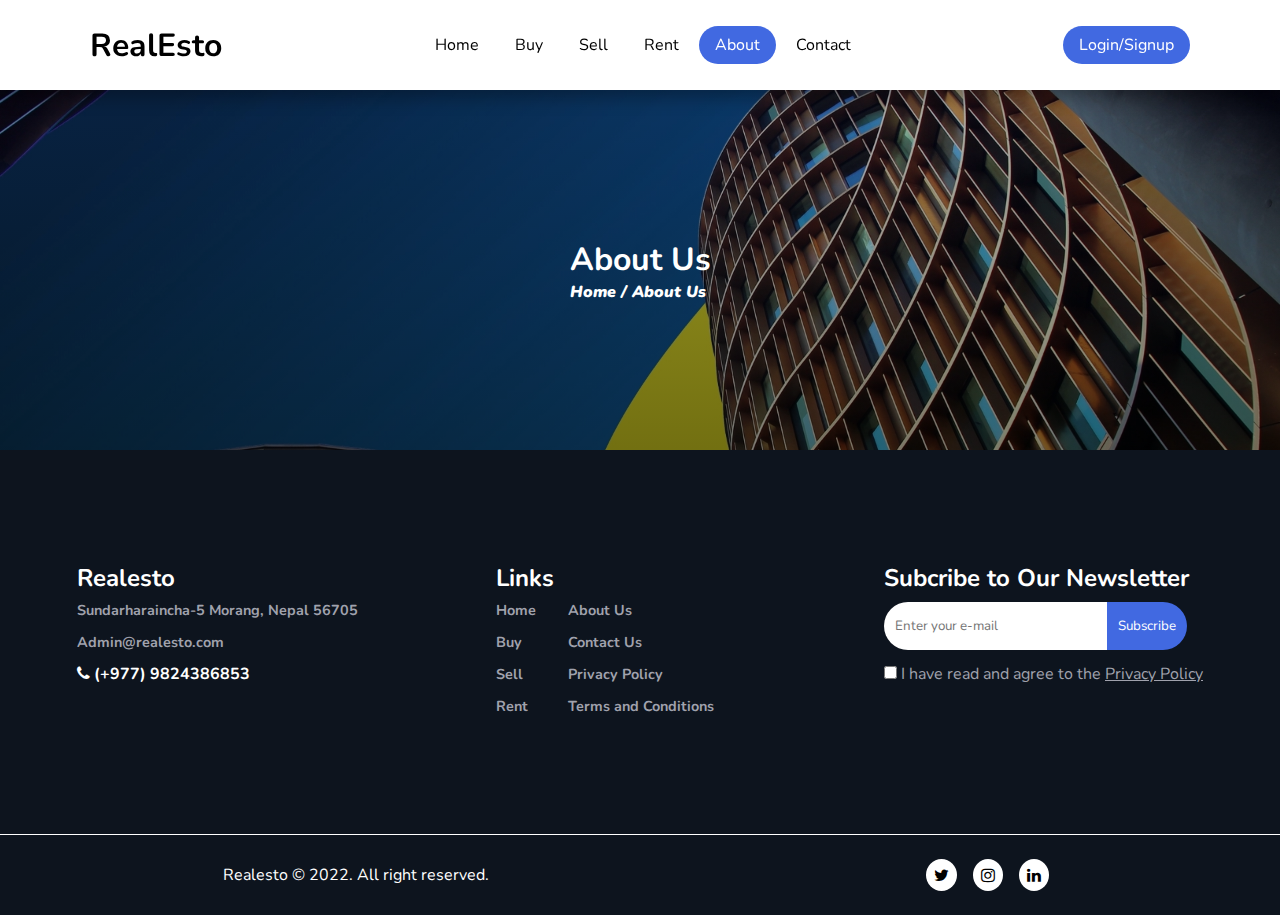
<file: about.html>
<!DOCTYPE html>
<html>

<head>
    <link rel="stylesheet" type="text/css" href="assets/css/style.css">
    <meta charset="utf-8">
    <meta name="viewport" content="width=device-width, initial-scale=1.0">
    <link rel="preconnect" href="https://fonts.gstatic.com">
    <link href="https://fonts.googleapis.com/css2?family=Poppins:wght@600&display=swap" rel="stylesheet">
    <link rel="stylesheet" href="https://cdnjs.cloudflare.com/ajax/libs/font-awesome/5.15.3/css/all.min.css">
    <link rel="stylesheet" href="https://cdnjs.cloudflare.com/ajax/libs/font-awesome/4.7.0/css/font-awesome.min.css">
    <!-- <link rel="icon" type="image/png" sizes="16x16" href="favicon-32x32.png"> -->
    <script src="script.js" defer></script>
    <title>RealEsto - An Online Real Estate Marketplace</title>
</head>

<body>
    <header>
        <a href="index.html" class="logo">RealEsto</a>
        <nav class="navbar">
            <a href="index.html">Home</a>
            <a href="buy.html">Buy</a>
            <a href="sell.html">Sell</a>
            <a href="rent.html">Rent</a>
            <a class="active" href="about.html">About</a>
            <a href="contact.html">Contact</a>
        </nav>
        <div class="icons">
            <a href="login.html" class="btn">Login/Signup</a>
            <i class="fas fa-bars" id="menu-bars"></i>
        </div>
    </header>
    <!-- --------------------------------------------Header Section Ends Here---------------------------------------- -->
    <div class="about_banner">
        <div>
            <h1>About Us</h1>
            <i><a href="index.html">Home</a> / About Us</i>
        </div>
    </div>
    <!-- -----------------------------------------Footer section starts here---------------------------------- -->
    <footer class="footer">
        <div class="footer_main">
            <div class="footer_info">
                <H2>Realesto</H2>
                <p>Sundarharaincha-5 Morang, Nepal 56705</p>
                <p>Admin@realesto.com</p>
                <a href="tel-phone"><i class="fa fa-phone"></i> (+977) 9824386853</a>
            </div>
            <div class="footer_link">
                <h2>Links</h2>
                <div class="link_column">
                    <div>
                        <a href="index.html">Home</a>
                        <a href="buy.html">Buy</a>
                        <a href="sell.html">Sell</a>
                        <a href="rent.html">Rent</a>
                    </div>
                    <div>
                        <a href="about.html">About Us</a>
                        <a href="contact.html">Contact Us</a>
                        <a href="policy.html">Privacy Policy</a>
                        <a href="terms.html">Terms and Conditions</a>
                    </div>
                </div>
            </div>
            <div class="footer_newsletter">
                <h2>Subcribe to Our Newsletter</h2>
                <label for="email">
                    <input type="email" name="email" class="email"
                        placeholder="Enter your e-mail"><i><button type="submit">Subscribe</button></i>
                </label>
                <div>
                    <input type="checkbox" name="checkbox" class="term"> I have read and agree to the <a
                        href="policy.html">Privacy Policy</a>
                </div>
            </div>
        </div>
        <div class="footer_secondary">
            <p>Realesto &copy 2022. All right reserved.</p>
            <p></i><i class="fa fa-twitter"></i><i class="fa fa-instagram"></i><i class="fa fa-linkedin"></i></p>
        </div>
    </footer>
    <!-- -----------------------------------------footer section ends here---------------------------------- -->
    <script type="text/javascript" src="assets/js/script.js"></script>
</body>

</html>
</file>
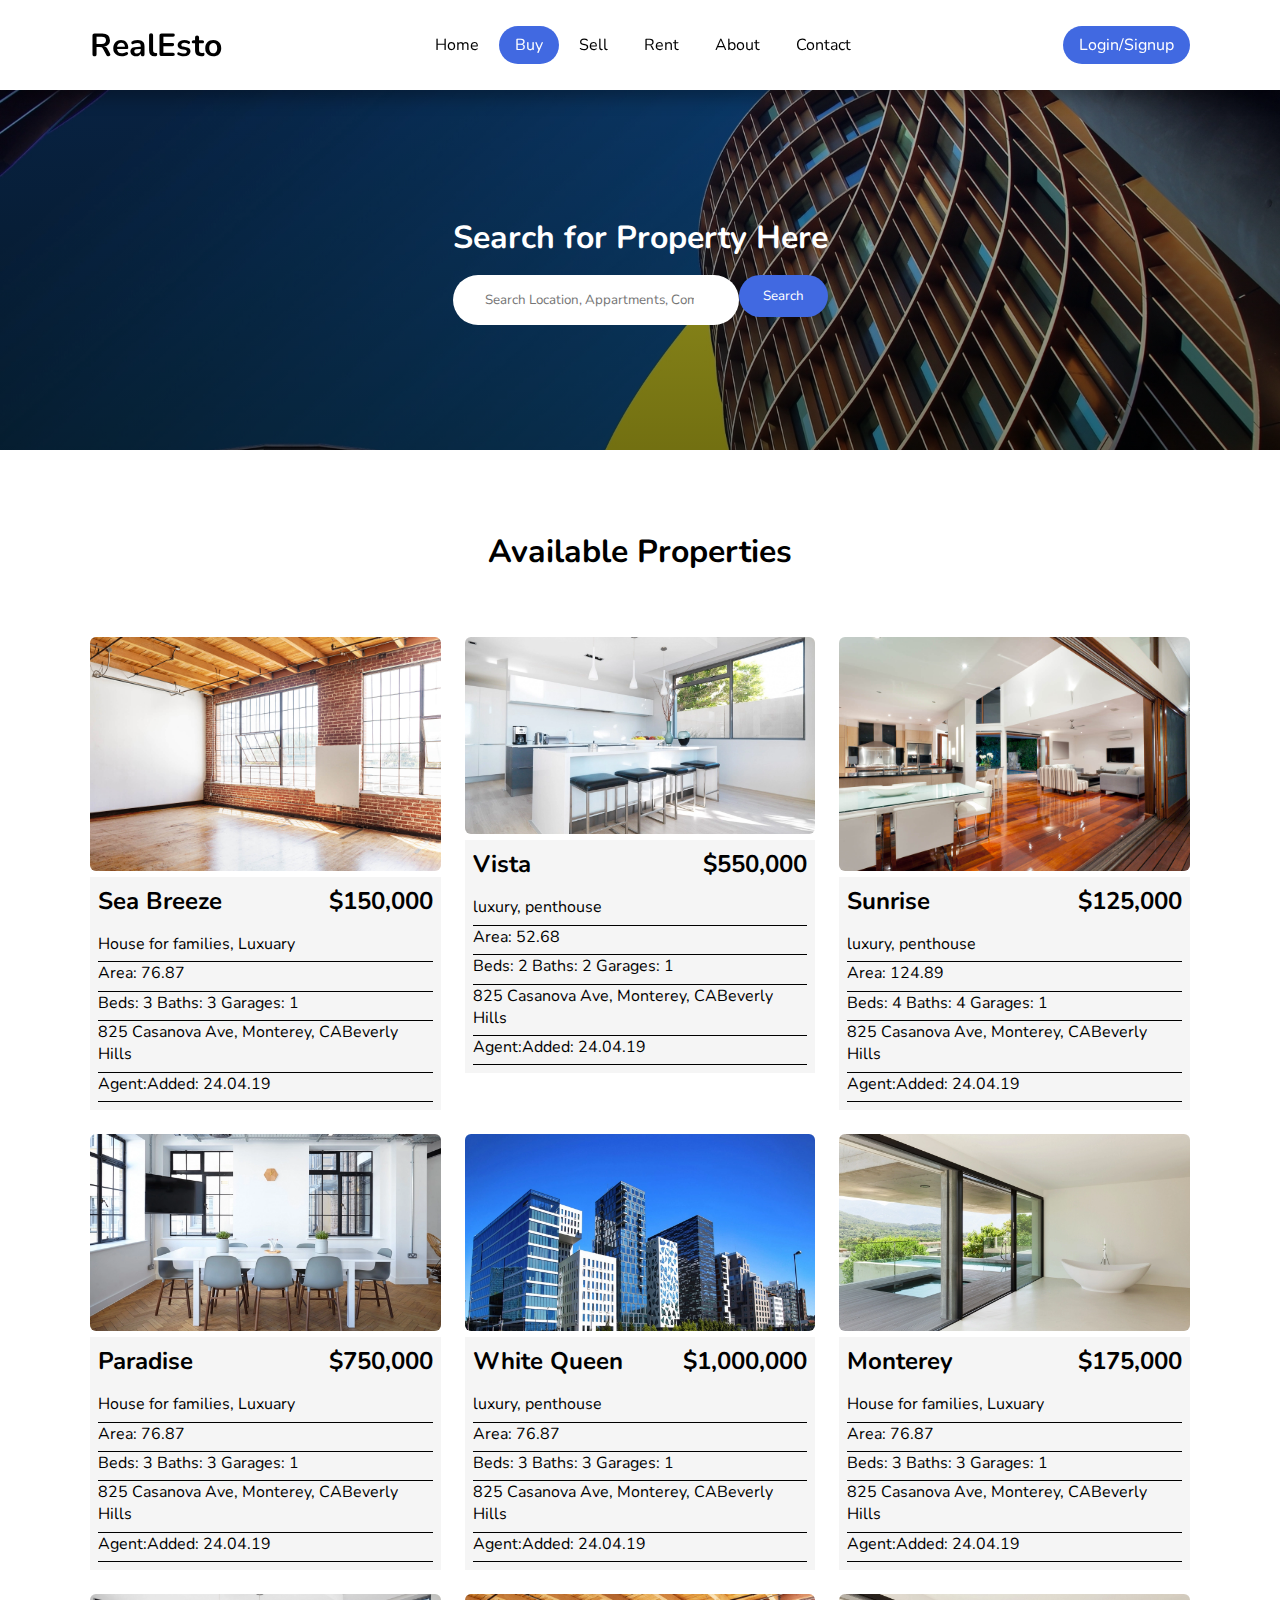
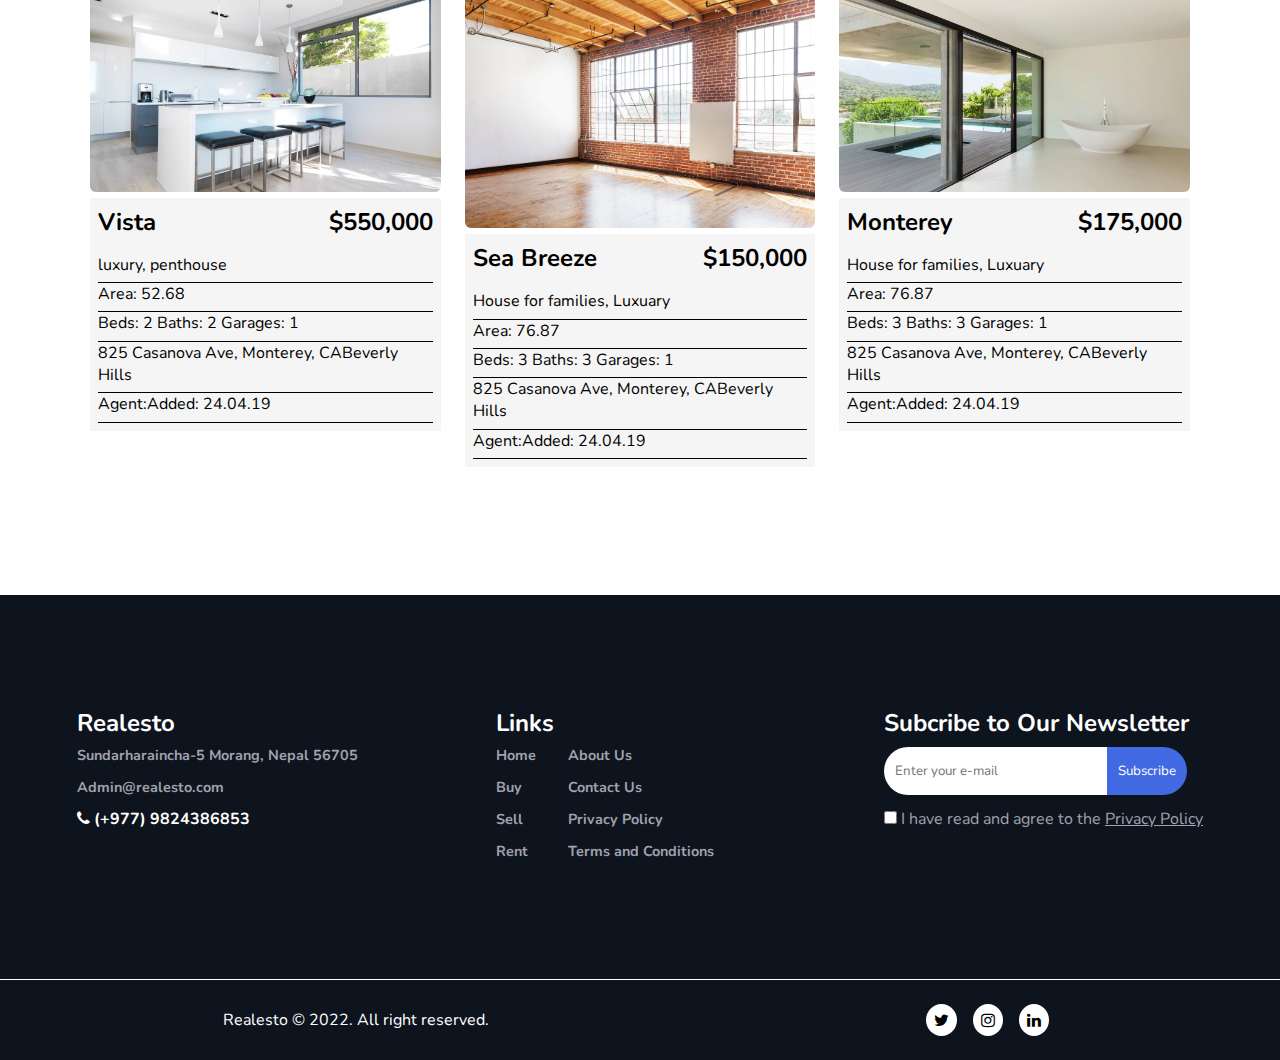
<file: buy.html>
<!DOCTYPE html>
<html>

<head>
    <link rel="stylesheet" type="text/css" href="assets/css/style.css">
    <meta charset="utf-8">
    <meta name="viewport" content="width=device-width, initial-scale=1.0">
    <link rel="preconnect" href="https://fonts.gstatic.com">
    <link href="https://fonts.googleapis.com/css2?family=Poppins:wght@600&display=swap" rel="stylesheet">
    <link rel="stylesheet" href="https://cdnjs.cloudflare.com/ajax/libs/font-awesome/5.15.3/css/all.min.css">
    <link rel="stylesheet" href="https://cdnjs.cloudflare.com/ajax/libs/font-awesome/4.7.0/css/font-awesome.min.css">
    <!-- <link rel="icon" type="image/png" sizes="16x16" href="favicon-32x32.png"> -->
    <script src="script.js" defer></script>
    <title>RealEsto - An Online Real Estate Marketplace</title>
</head>

<body>
    <header>
        <a href="index.html" class="logo">RealEsto</a>
        <nav class="navbar">
            <a href="index.html">Home</a>
            <a class="active" href="buy.html">Buy</a>
            <a href="sell.html">Sell</a>
            <a href="rent.html">Rent</a>
            <a href="about.html">About</a>
            <a href="contact.html">Contact</a>
        </nav>
        <div class="icons">
            <a href="login.html" class="btn">Login/Signup</a>
            <i class="fas fa-bars" id="menu-bars"></i>
        </div>
    </header>
    <!-- --------------------------------------------Header Section Ends Here---------------------------------------- -->
    <!-- ----------Header Section Ends Here--------- -->
    <div class="buy_banner">
        <div>
            <h1>Search for Property Here</h1>
            <form>
                <input class="search" type="search" placeholder="Search Location, Appartments, Complex etc"
                    aria-label="Search">
                <i><button class="btn" type="submit">Search</button></i>
            </form>
        </div>
    </div>
    <!-- -----------------------------------------featured listing (BUY PAGE) section ends here---------------------------------- -->
    <div class="featured_listing">
        <h1>Available Properties</h1>
        <div class="card">
            <div class="featured_listing_card">
                <img src="assets/image/feature1.jpg">
                <div class="featured_listing_card_info">
                	<div class="property_title">
                		<a href="product.html">Sea Breeze</a>
                		<h2>$150,000</h2>
                	</div>
                    <p>House for families, Luxuary</p>
                    <p>Area: 76.87</p>
                    <hr>
                    <p>Beds: 3   Baths: 3   Garages: 1</p>
                    <hr>
                    <p>825 Casanova Ave, Monterey, CABeverly Hills</p>
                    <hr>
                    <p>Agent:Added: 24.04.19</p>
                </div>
            </div>
            <div class="featured_listing_card">
                <img src="assets/image/feature8.jpg">
                <div class="featured_listing_card_info">
                    <div class="property_title">
                		<a href="product.html">Vista</a>
                		<h2>$550,000</h2>
                	</div>
                    <p>luxury, penthouse</p>
                    <p>Area: 52.68</p>
                    <hr>
                    <p>Beds: 2   Baths: 2   Garages: 1</p>
                    <hr>
                    <p>825 Casanova Ave, Monterey, CABeverly Hills</p>
                    <hr>
                    <p>Agent:Added: 24.04.19</p>
                </div>
            </div>
            <div class="featured_listing_card">
                <img src="assets/image/feature3.jpg">
                <div class="featured_listing_card_info">
                    <div class="property_title">
                		<a href="product.html">Sunrise</a>
                		<h2>$125,000</h2>
                	</div>
                    <p>luxury, penthouse</p>
                    <p>Area: 124.89</p>
                    <hr>
                    <p>Beds: 4   Baths: 4   Garages: 1</p>
                    <hr>
                    <p>825 Casanova Ave, Monterey, CABeverly Hills</p>
                    <hr>
                    <p>Agent:Added: 24.04.19</p>
                </div>
            </div>
            <div class="featured_listing_card">
                <img src="assets/image/feature4.jpg">
                <div class="featured_listing_card_info">
                    <div class="property_title">
                		<a href="product.html">Paradise</a>
                		<h2>$750,000</h2>
                	</div>
                    <p>House for families, Luxuary</p>
                    <p>Area: 76.87</p>
                    <hr>
                    <p>Beds: 3   Baths: 3   Garages: 1</p>
                    <hr>
                    <p>825 Casanova Ave, Monterey, CABeverly Hills</p>
                    <hr>
                    <p>Agent:Added: 24.04.19</p>
                </div>
            </div>
            <div class="featured_listing_card">
                <img src="assets/image/feature5.jpg">
                <div class="featured_listing_card_info">
                    <div class="property_title">
                		<a href="product.html">White Queen</a>
                		<h2>$1,000,000</h2>
                	</div>
                    <p>luxury, penthouse</p>
                    <p>Area: 76.87</p>
                    <hr>
                    <p>Beds: 3   Baths: 3   Garages: 1</p>
                    <hr>
                    <p>825 Casanova Ave, Monterey, CABeverly Hills</p>
                    <hr>
                    <p>Agent:Added: 24.04.19</p>
                </div>
            </div>
            <div class="featured_listing_card">
                <img src="assets/image/feature6.jpg">
                <div class="featured_listing_card_info">
                    <div class="property_title">
                		<a href="product.html">Monterey</a>
                		<h2>$175,000</h2>
                	</div>
                    <p>House for families, Luxuary</p>
                    <p>Area: 76.87</p>
                    <hr>
                    <p>Beds: 3   Baths: 3   Garages: 1</p>
                    <hr>
                    <p>825 Casanova Ave, Monterey, CABeverly Hills</p>
                    <hr>
                    <p>Agent:Added: 24.04.19</p>
                </div>
            </div>
            <div class="featured_listing_card">
                <img src="assets/image/feature8.jpg">
                <div class="featured_listing_card_info">
                    <div class="property_title">
                        <a href="product.html">Vista</a>
                        <h2>$550,000</h2>
                    </div>
                    <p>luxury, penthouse</p>
                    <p>Area: 52.68</p>
                    <hr>
                    <p>Beds: 2   Baths: 2   Garages: 1</p>
                    <hr>
                    <p>825 Casanova Ave, Monterey, CABeverly Hills</p>
                    <hr>
                    <p>Agent:Added: 24.04.19</p>
                </div>
            </div>
            <div class="featured_listing_card">
                <img src="assets/image/feature1.jpg">
                <div class="featured_listing_card_info">
                    <div class="property_title">
                        <a href="product.html">Sea Breeze</a>
                        <h2>$150,000</h2>
                    </div>
                    <p>House for families, Luxuary</p>
                    <p>Area: 76.87</p>
                    <hr>
                    <p>Beds: 3   Baths: 3   Garages: 1</p>
                    <hr>
                    <p>825 Casanova Ave, Monterey, CABeverly Hills</p>
                    <hr>
                    <p>Agent:Added: 24.04.19</p>
                </div>
            </div>
            <div class="featured_listing_card">
                <img src="assets/image/feature6.jpg">
                <div class="featured_listing_card_info">
                    <div class="property_title">
                        <a href="product.html">Monterey</a>
                        <h2>$175,000</h2>
                    </div>
                    <p>House for families, Luxuary</p>
                    <p>Area: 76.87</p>
                    <hr>
                    <p>Beds: 3   Baths: 3   Garages: 1</p>
                    <hr>
                    <p>825 Casanova Ave, Monterey, CABeverly Hills</p>
                    <hr>
                    <p>Agent:Added: 24.04.19</p>
                </div>
            </div>
        </div>
        <!-- <div class="featured_btn ">
            <a href="#" class="btn">View More</a>
        </div> -->
    </div>


    <!-- -----------------------------------------featured listing ends here---------------------------------- -->
    <!-- -----------------------------------------Footer section starts here---------------------------------- -->
    <footer class="footer">
        <div class="footer_main">
            <div class="footer_info">
                <H2>Realesto</H2>
                <p>Sundarharaincha-5 Morang, Nepal 56705</p>
                <p>Admin@realesto.com</p>
                <a href="tel-phone"><i class="fa fa-phone"></i> (+977) 9824386853</a>
            </div>
            <div class="footer_link">
                <h2>Links</h2>
                <div class="link_column">
                    <div>
                        <a href="index.html">Home</a>
                        <a href="buy.html">Buy</a>
                        <a href="sell.html">Sell</a>
                        <a href="rent.html">Rent</a>
                    </div>
                    <div>
                        <a href="about.html">About Us</a>
                        <a href="contact.html">Contact Us</a>
                        <a href="policy.html">Privacy Policy</a>
                        <a href="terms.html">Terms and Conditions</a>
                    </div>
                </div>
            </div>
            <div class="footer_newsletter">
                <h2>Subcribe to Our Newsletter</h2>
                <label for="email">
                    <input type="email" name="email" class="email"
                        placeholder="Enter your e-mail"><i><button type="submit">Subscribe</button></i>
                </label>
                <div>
                    <input type="checkbox" name="checkbox" class="term"> I have read and agree to the <a
                        href="policy.html">Privacy Policy</a>
                </div>
            </div>
        </div>
        <div class="footer_secondary">
            <p>Realesto &copy 2022. All right reserved.</p>
            <p></i><i class="fa fa-twitter"></i><i class="fa fa-instagram"></i><i class="fa fa-linkedin"></i></p>
        </div>
    </footer>
    <!-- -----------------------------------------footer section ends here---------------------------------- -->
    <script type="text/javascript" src="assets/js/script.js"></script>
</body>

</html>
</file>
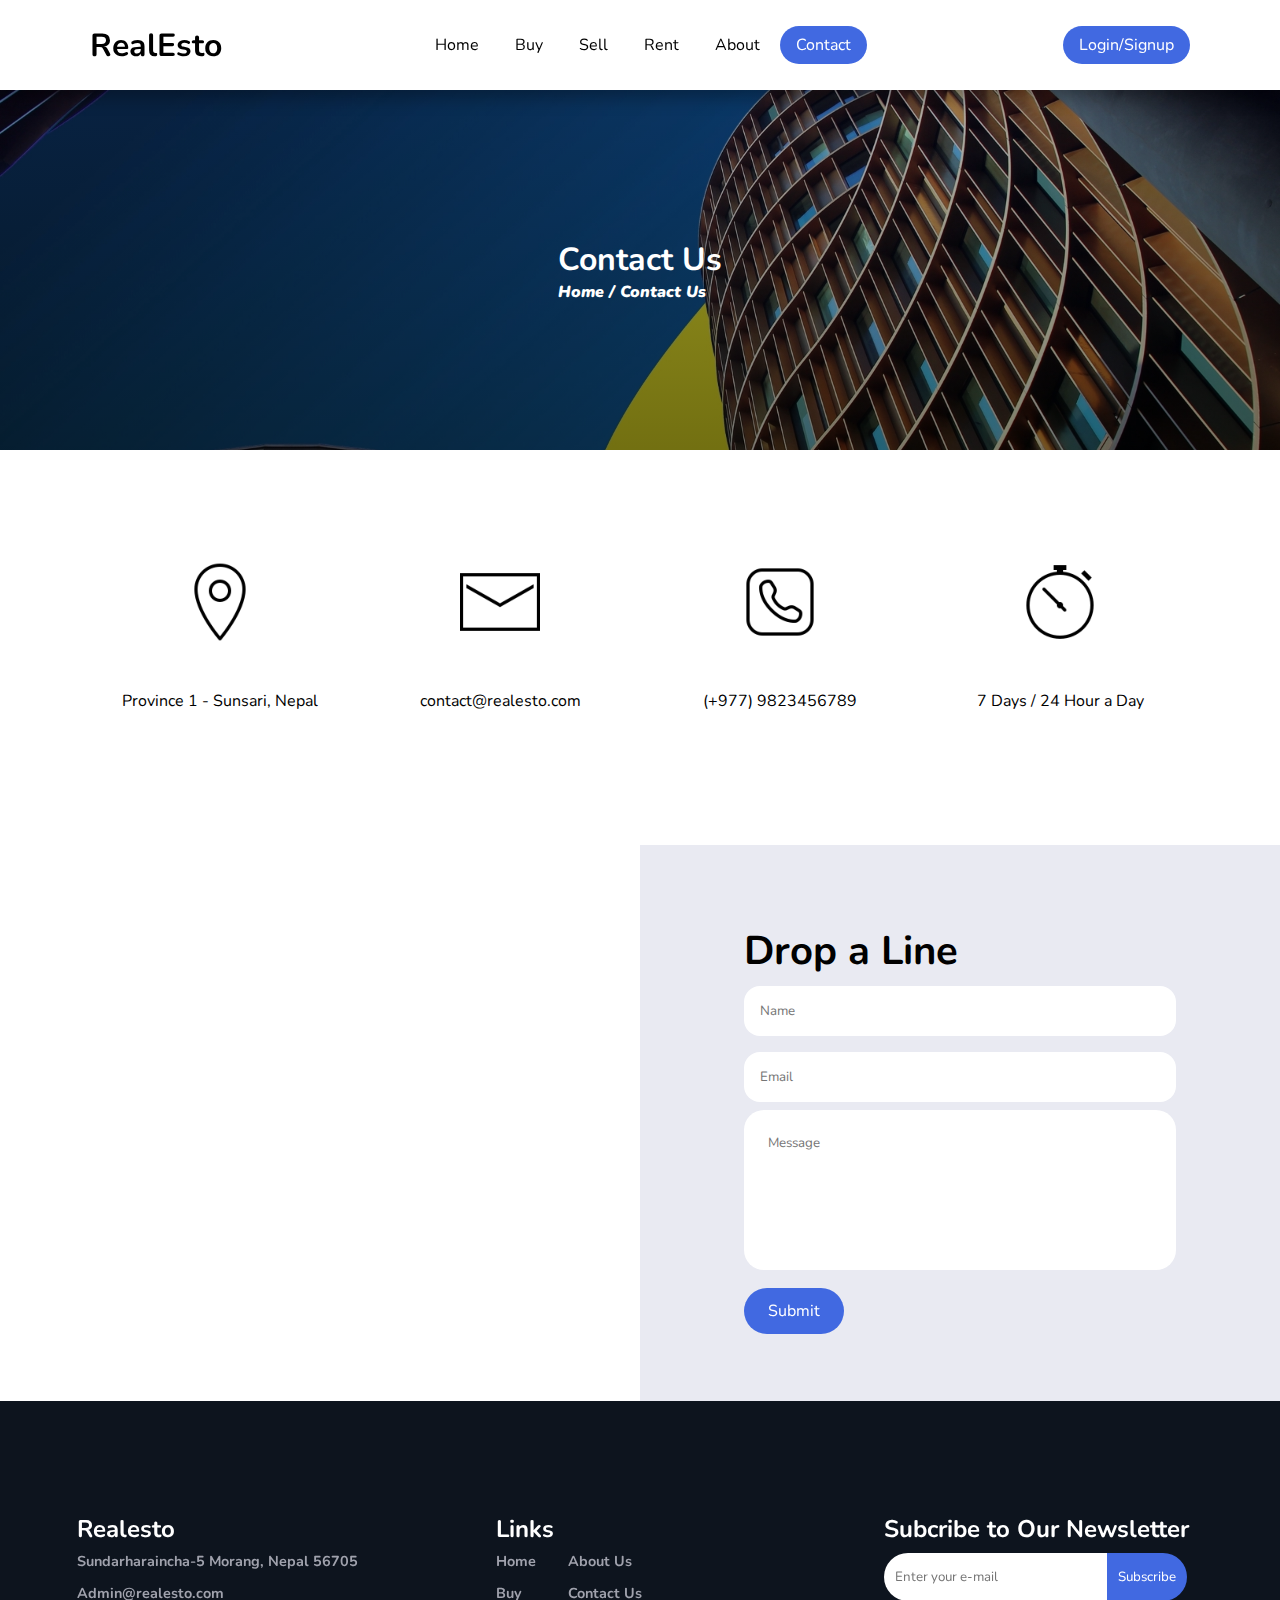
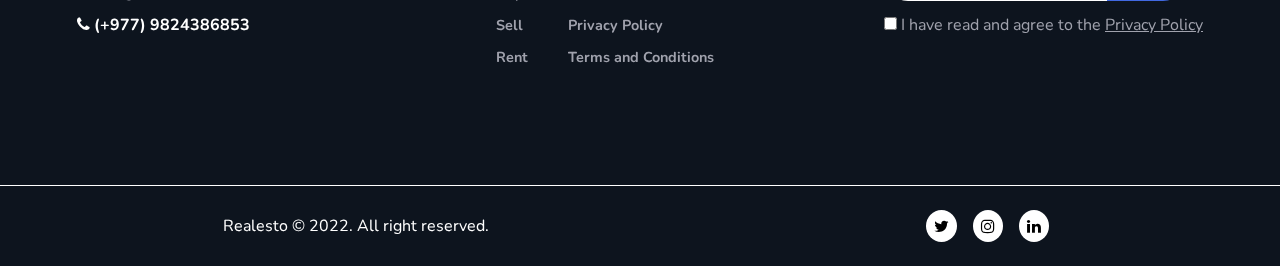
<file: contact.html>
<!DOCTYPE html>
<html>

<head>
    <link rel="stylesheet" type="text/css" href="assets/css/style.css">
    <meta charset="utf-8">
    <meta name="viewport" content="width=device-width, initial-scale=1.0">
    <link rel="preconnect" href="https://fonts.gstatic.com">
    <link href="https://fonts.googleapis.com/css2?family=Poppins:wght@600&display=swap" rel="stylesheet">
    <link rel="stylesheet" href="https://cdnjs.cloudflare.com/ajax/libs/font-awesome/5.15.3/css/all.min.css">
    <link rel="stylesheet" href="https://cdnjs.cloudflare.com/ajax/libs/font-awesome/4.7.0/css/font-awesome.min.css">
    <!-- <link rel="icon" type="image/png" sizes="16x16" href="favicon-32x32.png"> -->
    <script src="script.js" defer></script>
    <title>RealEsto - An Online Real Estate Marketplace</title>
</head>

<body>
    <header>
        <a href="index.html" class="logo">RealEsto</a>
        <nav class="navbar">
            <a href="index.html">Home</a>
            <a href="#">Buy</a>
            <a href="#">Sell</a>
            <a href="#">Rent</a>
            <a href="#">About</a>
            <a class="active" href="#">Contact</a>
        </nav>
        <div class="icons">
            <a href="login.html" class="btn">Login/Signup</a>
            <i class="fas fa-bars" id="menu-bars"></i>
        </div>
    </header>
    <!-- ----------Header Section Ends Here--------- -->
    <div class="contact_banner">
        <div>
            <h1>Contact Us</h1>
            <i><a href="index.html">Home</a> / Contact Us</i>
        </div>
    </div>
    <!-- --------------------------------------------Contact banner 2nd section starts here--------------------------------------- -->
    
    <div class="contact">
        <div class="service">
            <div class="service_img">
                <div>
                    <img src="assets/image/location_icon.png">
                    <p>Province 1 - Sunsari, Nepal</p>
                </div>
                <div>
                    <img src="assets/image/mail_icon.png">
                    <p>contact@realesto.com</p>
                </div>
                <div>
                    <img src="assets/image/phone_icon.png">
                    <p>(+977) 9823456789</p>               
                </div>
                <div>
                    <img src="assets/image/time_icon.png">
                    <p>7 Days / 24 Hour a Day</p>
                </div>
            </div>
        </div>
    </div>
    <div class="main_contact">
        <div class="map">
            <iframe src="https://www.google.com/maps/embed?pb=!1m18!1m12!1m3!1d891.4118309460663!2d87.29107343190547!3d26.659772156431774!2m3!1f0!2f0!3f0!3m2!1i1024!2i768!4f13.1!3m3!1m2!1s0x39ef6d784e4368d7%3A0xc5b202d61919c8ae!2s8D%20Audio!5e0!3m2!1sen!2snp!4v1648541159647!5m2!1sen!2snp" width="100%" height="550" style="border:0;" allowfullscreen="" loading="lazy" referrerpolicy="no-referrer-when-downgrade"></iframe>
        </div>
        <div class="contact_form">
            <form>
                <h1>Drop a Line</h1>
                <input type="text" name="name" placeholder="Name">
                <input type="email" name="email" placeholder="Email"></br>
                <textarea placeholder="Message"></textarea>
                <a href="" class="btn" type="submit">Submit</a>
            </form>
        </div>
    </div>
    <!-- -----------------------------------------Contact banner 2nd section ends here---------------------------------- -->
    <!-- --------Footer section starts here--------- -->
    <footer class="footer">
        <div class="footer_main">
            <div class="footer_info">
                <H2>Realesto</H2>
                <p>Sundarharaincha-5 Morang, Nepal 56705</p>
                <p>Admin@realesto.com</p>
                <a href="tel-phone"><i class="fa fa-phone"></i> (+977) 9824386853</a>
            </div>
            <div class="footer_link">
                <h2>Links</h2>
                <div class="link_column">
                    <div>
                        <a href="index.html">Home</a>
                        <a href="#">Buy</a>
                        <a href="#">Sell</a>
                        <a href="#">Rent</a>
                    </div>
                    <div>
                        <a href="#">About Us</a>
                        <a href="contact.html">Contact Us</a>
                        <a href="#">Privacy Policy</a>
                        <a href="#">Terms and Conditions</a>
                    </div>
                </div>
            </div>
            <div class="footer_newsletter">
                <h2>Subcribe to Our Newsletter</h2>
                <label for="email">
                    <input type="email" name="email" class="email"
                        placeholder="Enter your e-mail"><i><button type="submit">Subscribe</button></i>
                </label>
                <div>
                    <input type="checkbox" name="checkbox" class="term"> I have read and agree to the <a
                        href="#">Privacy Policy</a>
                </div>
            </div>
        </div>
        <div class="footer_secondary">
            <p>Realesto &copy 2022. All right reserved.</p>
            <p></i><i class="fa fa-twitter"></i><i class="fa fa-instagram"></i><i class="fa fa-linkedin"></i></p>
        </div>
    </footer>
    <!-- -----------------------------------------footer section ends here---------------------------------- -->
    <script type="text/javascript" src="assets/js/script.js"></script>
</body>

</html>
</file>
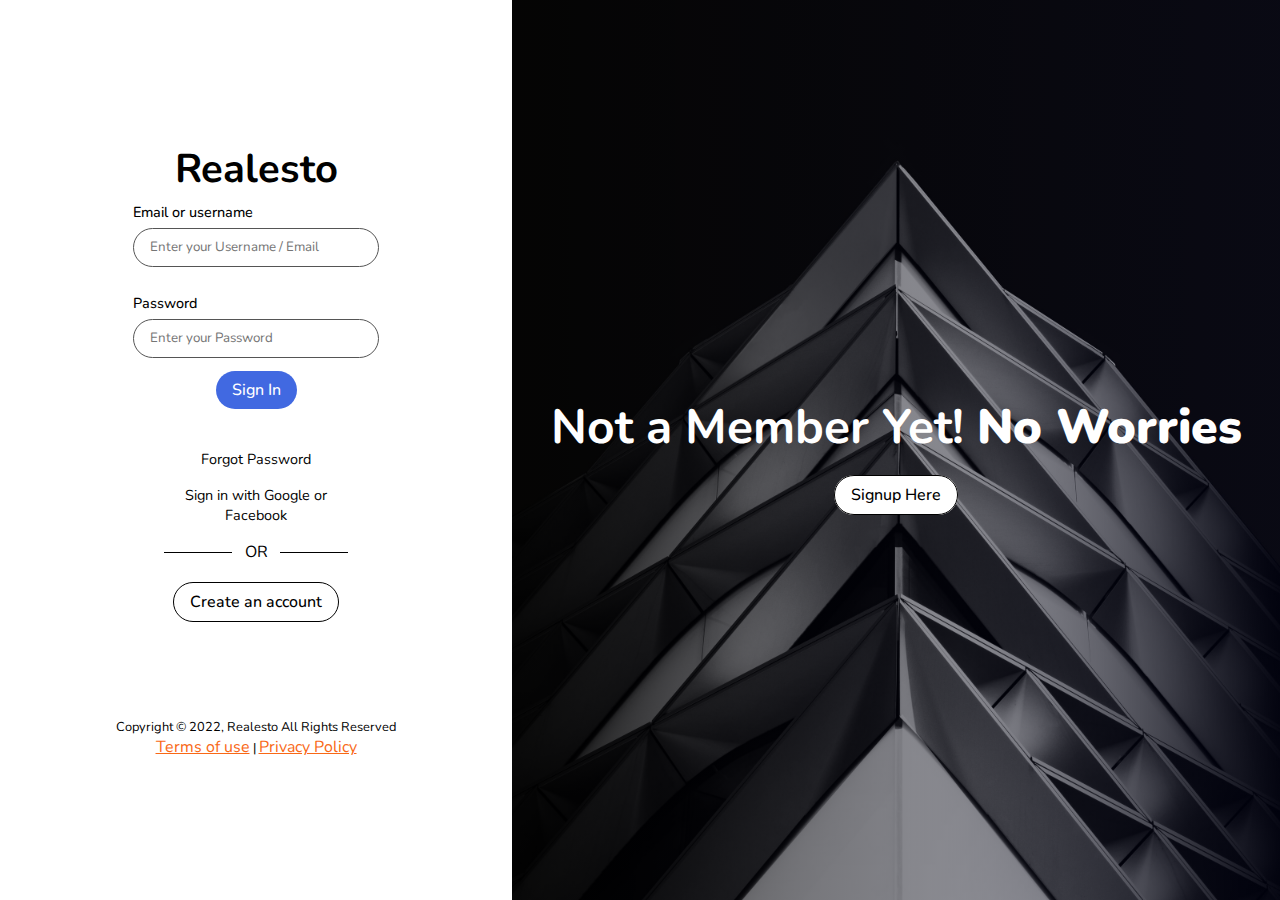
<file: login.html>
<!DOCTYPE html>
<html>

<head>
  <title>Login|Sign-up</title>
  <meta charset="utf-8">
  <meta name="viewport" content="width=device-width, initial-scale=1">
  <link rel="stylesheet" type="text/css" href="assets/css/style.css">
  <link rel="stylesheet" href="https://cdnjs.cloudflare.com/ajax/libs/font-awesome/5.15.3/css/all.min.css">

</head>

<body>
  <div id="wrapper">
    <div id="left">
      <div id="signin">
        <div class="logo">
          <a href="">Realesto</a>
        </div>
        <form>
          <div>
            <label>Email or username</label>
            <input type="text" class="text-input" placeholder="Enter your Username / Email" />
          </div>
          <div>
            <label>Password</label>
            <input type="password" class="text-input" placeholder="Enter your Password" />
          </div>
          <!-- <button type="submit" class="btn primary-btn">Sign In</button> -->
          <a href="#" type="submit" class="btn primary-btn">Sign In</a>
        </form>
        <div class="links">
          <a href="#">Forgot Password</a>
          <a href="#">Sign in with Google or Facebook</a>
        </div>
        <div class="or">
          <hr class="bar" />
          <span>OR</span>
          <hr class="bar" />
        </div>
        <a href="#" class="secondary-btn">Create an account</a>
      </div>
      <footer id="main-footer">
        <p>Copyright &copy; 2022, Realesto All Rights Reserved</p>
        <div>
          <a href="terms.html">Terms of use</a> | <a href="policy.html">Privacy Policy</a>
        </div>
      </footer>
    </div>
    <div id="right">
      <div id="showcase">
        <div class="showcase-content">
          <h1 class="showcase-text">
            Not a Member Yet! <strong>No Worries</strong>
          </h1>
          <a href="#" class="secondary-btn">Signup Here</a>
        </div>
      </div>
    </div>
  </div>
</body>

</html>
</file>
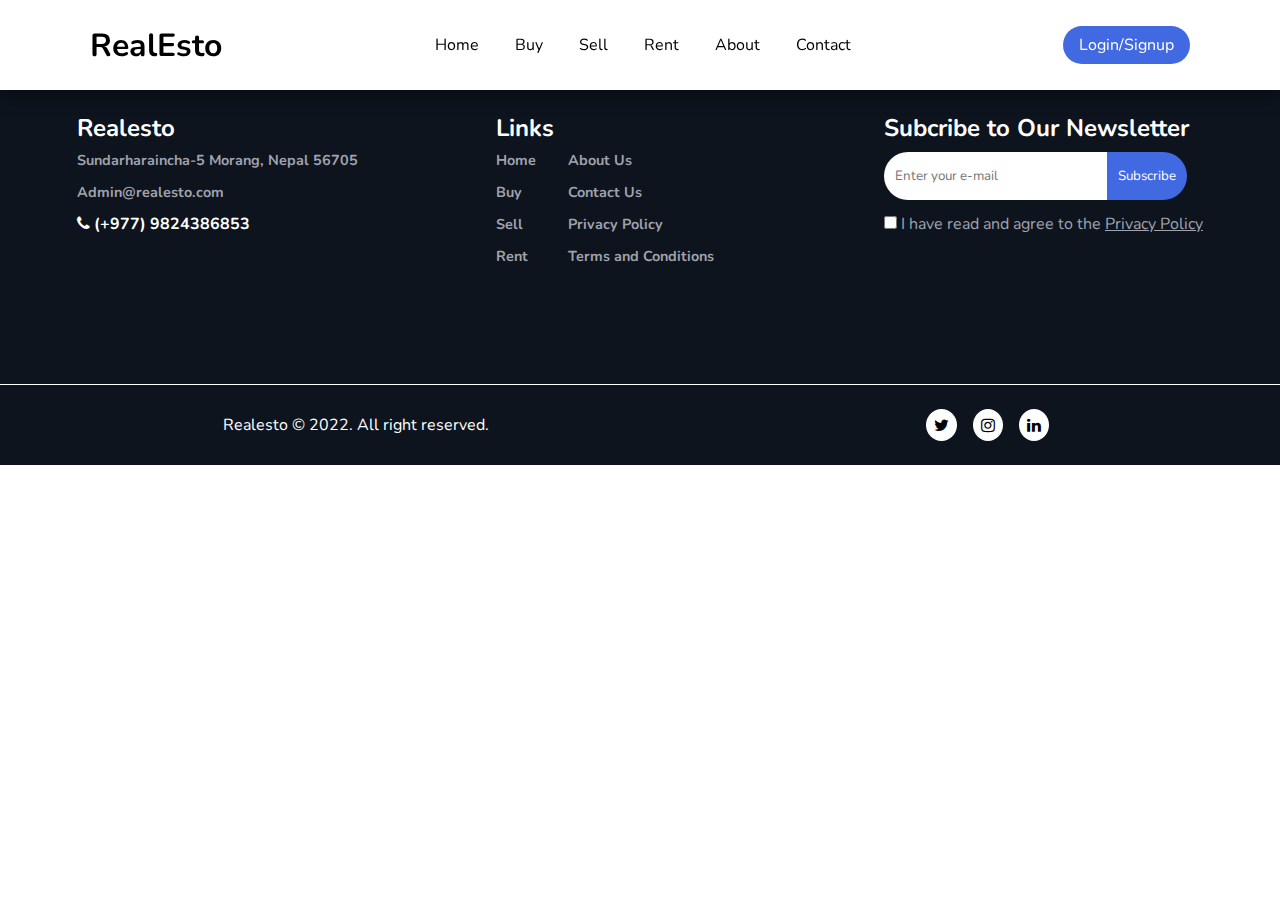
<file: policy.html>
<!DOCTYPE html>
<html>

<head>
    <link rel="stylesheet" type="text/css" href="assets/css/style.css">
    <meta charset="utf-8">
    <meta name="viewport" content="width=device-width, initial-scale=1.0">
    <link rel="preconnect" href="https://fonts.gstatic.com">
    <link href="https://fonts.googleapis.com/css2?family=Poppins:wght@600&display=swap" rel="stylesheet">
    <link rel="stylesheet" href="https://cdnjs.cloudflare.com/ajax/libs/font-awesome/5.15.3/css/all.min.css">
    <link rel="stylesheet" href="https://cdnjs.cloudflare.com/ajax/libs/font-awesome/4.7.0/css/font-awesome.min.css">
    <!-- <link rel="icon" type="image/png" sizes="16x16" href="favicon-32x32.png"> -->
    <script src="script.js" defer></script>
    <title>RealEsto - An Online Real Estate Marketplace</title>
</head>

<body>
    <header>
        <a href="index.html" class="logo">RealEsto</a>
        <nav class="navbar">
            <a href="index.html">Home</a>
            <a href="#">Buy</a>
            <a href="#">Sell</a>
            <a href="#">Rent</a>
            <a href="about.html">About</a>
            <a href="contact.html">Contact</a>
        </nav>
        <div class="icons">
            <a href="login.html" class="btn">Login/Signup</a>
            <i class="fas fa-bars" id="menu-bars"></i>
        </div>
    </header>
    <!-- --------------------------------------------Header Section Ends Here---------------------------------------- -->

    <!-- -----------------------------------------rent property ends here---------------------------------- -->
    <!-- -----------------------------------------Footer section starts here---------------------------------- -->
    <footer class="footer">
        <div class="footer_main">
            <div class="footer_info">
                <H2>Realesto</H2>
                <p>Sundarharaincha-5 Morang, Nepal 56705</p>
                <p>Admin@realesto.com</p>
                <a href="tel-phone"><i class="fa fa-phone"></i> (+977) 9824386853</a>
            </div>
            <div class="footer_link">
                <h2>Links</h2>
                <div class="link_column">
                    <div>
                        <a href="index.html">Home</a>
                        <a href="#">Buy</a>
                        <a href="#">Sell</a>
                        <a href="#">Rent</a>
                    </div>
                    <div>
                        <a href="about.html">About Us</a>
                        <a href="contact.html">Contact Us</a>
                        <a href="policy.html">Privacy Policy</a>
                        <a href="terms.html">Terms and Conditions</a>
                    </div>
                </div>
            </div>
            <div class="footer_newsletter">
                <h2>Subcribe to Our Newsletter</h2>
                <label for="email">
                    <input type="email" name="email" class="email"
                        placeholder="Enter your e-mail"><i><button type="submit">Subscribe</button></i>
                </label>
                <div>
                    <input type="checkbox" name="checkbox" class="term"> I have read and agree to the <a
                        href="policy.html">Privacy Policy</a>
                </div>
            </div>
        </div>
        <div class="footer_secondary">
            <p>Realesto &copy 2022. All right reserved.</p>
            <p></i><i class="fa fa-twitter"></i><i class="fa fa-instagram"></i><i class="fa fa-linkedin"></i></p>
        </div>
    </footer>
    <!-- -----------------------------------------footer section ends here---------------------------------- -->
    <script type="text/javascript" src="assets/js/script.js"></script>
</body>

</html>
</file>
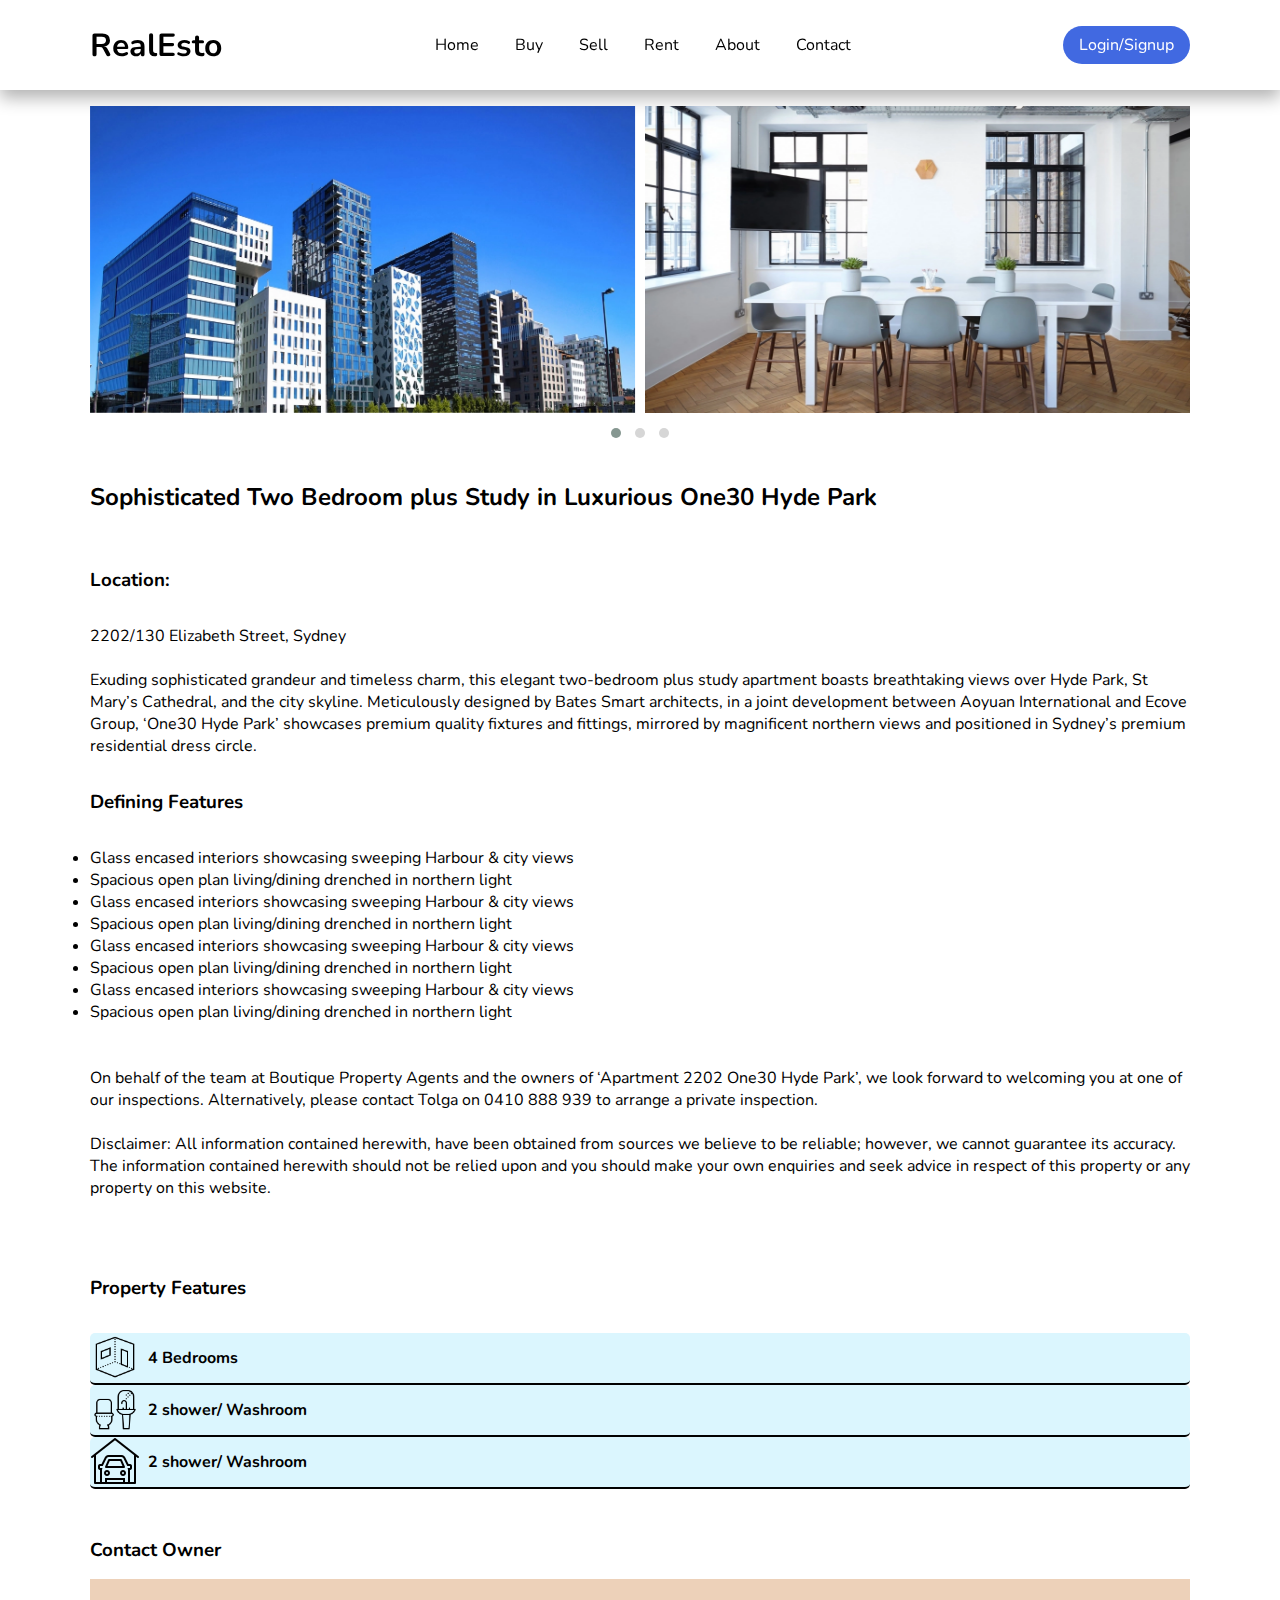
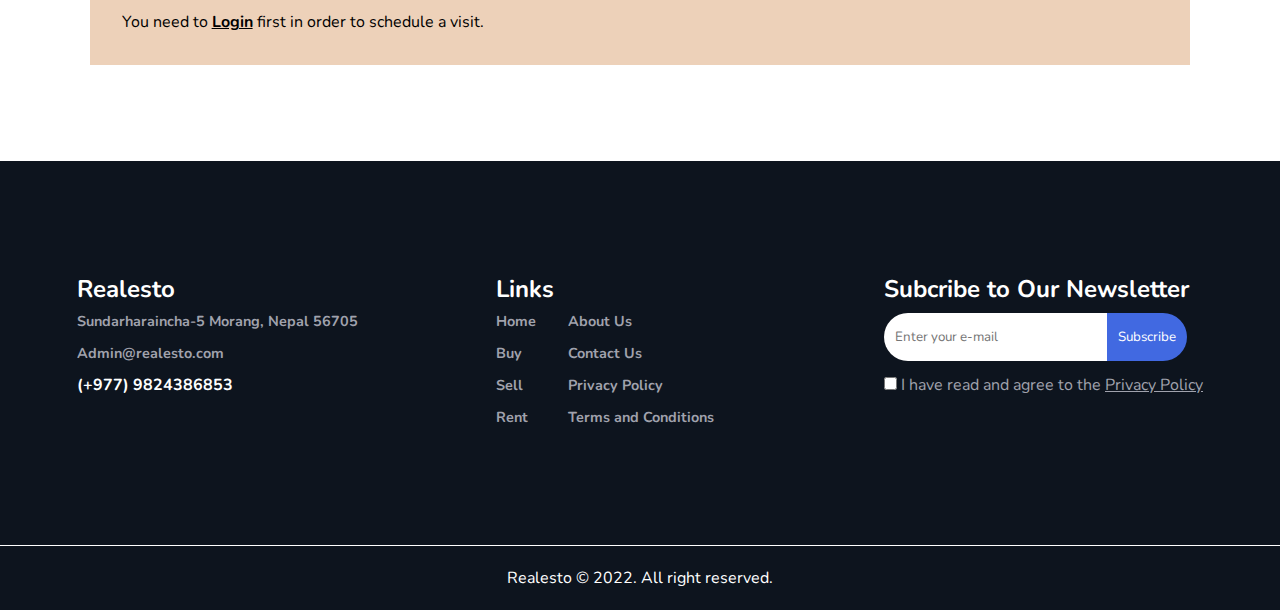
<file: product.html>
<!DOCTYPE html>
<html>
<head>
	<meta charset="utf-8">
	<meta name="viewport" content="width=device-width, initial-scale=1">
    <link rel="stylesheet" type="text/css" href="assets/css/style.css">
	<link rel="stylesheet" type="text/css" href="https://cdnjs.cloudflare.com/ajax/libs/OwlCarousel2/2.3.4/assets/owl.carousel.min.css">
	<link rel="stylesheet" type="text/css" href="https://cdnjs.cloudflare.com/ajax/libs/OwlCarousel2/2.3.4/assets/owl.theme.default.css">

	<title></title>
</head>
<body>
	<header>
        <a href="index.html" class="logo">RealEsto</a>
        <nav class="navbar">
            <a href="index.html">Home</a>
            <a href="buy.html">Buy</a>
            <a href="sell.html">Sell</a>
            <a href="rent.html">Rent</a>
            <a href="about.html">About</a>
            <a href="contact.html">Contact</a>
        </nav>
        <div class="icons">
            <a href="login.html" class="btn">Login/Signup</a>
            <i class="fas fa-bars" id="menu-bars"></i>
        </div>
    </header>
	<div class="outer-slider">
   		<div class="owl-carousel owl-theme">
      		<div class="item">
      			<img src="assets/image/feature5.jpg">
      		</div>
      		<div class="item">
      			<img src="assets/image/feature4.jpg">
      		</div>
      		<div class="item">
      			<img src="assets/image/floor_plan.png">
      		</div>
      		<div class="item">
      			<img src="assets/image/feature4.jpg">
      		</div>
      		<div class="item">
      			<img src="assets/image/feature5.jpg">
      		</div>
  		</div>
	</div>
	<div class="product_info">
		<h2>Sophisticated Two Bedroom plus Study in Luxurious One30 Hyde Park</h2><br>
		<h3>Location: </h3><p>2202/130 Elizabeth Street, Sydney</p><br>
		<p>Exuding sophisticated grandeur and timeless charm, this elegant two-bedroom plus study apartment boasts breathtaking views over Hyde Park, St Mary’s Cathedral, and the city skyline. Meticulously designed by Bates Smart architects, in a joint development between Aoyuan International and Ecove Group, ‘One30 Hyde Park’ showcases premium quality fixtures and fittings, mirrored by magnificent northern views and positioned in Sydney’s premium residential dress circle.</p>
		<h3>Defining Features</h3>
		<li>Glass encased interiors showcasing sweeping Harbour & city views</li>
		<li>Spacious open plan living/dining drenched in northern light</li>
		<li>Glass encased interiors showcasing sweeping Harbour & city views</li>
		<li>Spacious open plan living/dining drenched in northern light</li>
		<li>Glass encased interiors showcasing sweeping Harbour & city views</li>
		<li>Spacious open plan living/dining drenched in northern light</li>
		<li>Glass encased interiors showcasing sweeping Harbour & city views</li>
		<li>Spacious open plan living/dining drenched in northern light</li><br><br>
		<p>On behalf of the team at Boutique Property Agents and the owners of ‘Apartment 2202 One30 Hyde Park’, we look forward to welcoming you at one of our inspections. Alternatively, please contact Tolga on 0410 888 939 to arrange a private inspection.<br><br>
		Disclaimer: All information contained herewith, have been obtained from sources we believe to be reliable; however, we cannot guarantee its accuracy. The information contained herewith should not be relied upon and you should make your own enquiries and seek advice in respect of this property or any property on this website.</p><br><br>

		<div class="property_features">
		<h3>Property Features</h3>
		<div class="property_feature">
			<img src="assets/image/room.png" height="50px">&nbsp;&nbsp;<h4>4 Bedrooms</h4>
		</div>
		<div class="property_feature">
			<img src="assets/image/washroom.png" height="50px">&nbsp;&nbsp;<h4>2 shower/ Washroom</h4>
		</div>
		<div class="property_feature">
			<img src="assets/image/garage.png" height="50px">&nbsp;&nbsp;<h4>2 shower/ Washroom</h4>
		</div>
		</div>
		<div class="product_contact">
			<h3>Contact Owner</h3>
			<p>You need to <a href="login.html">Login</a> first in order to schedule a visit.</p>
		</div>
		
	</div>

<!-- -----------------------------------------Footer section starts here---------------------------------- -->
    <footer class="footer">
        <div class="footer_main">
            <div class="footer_info">
                <H2>Realesto</H2>
                <p>Sundarharaincha-5 Morang, Nepal 56705</p>
                <p>Admin@realesto.com</p>
                <a href="tel-phone"><i class="fa fa-phone"></i> (+977) 9824386853</a>
            </div>
            <div class="footer_link">
                <h2>Links</h2>
                <div class="link_column">
                    <div>
                        <a href="index.html">Home</a>
                        <a href="buy.html">Buy</a>
                        <a href="sell.html">Sell</a>
                        <a href="rent.html">Rent</a>
                    </div>
                    <div>
                        <a href="about.html">About Us</a>
                        <a href="contact.html">Contact Us</a>
                        <a href="policy.html">Privacy Policy</a>
                        <a href="terms.html">Terms and Conditions</a>
                    </div>
                </div>
            </div>
            <div class="footer_newsletter">
                <h2>Subcribe to Our Newsletter</h2>
                <label for="email">
                    <input type="email" name="email" class="email"
                        placeholder="Enter your e-mail"><i><button type="submit">Subscribe</button></i>
                </label>
                <div>
                    <input type="checkbox" name="checkbox" class="term"> I have read and agree to the <a
                        href="policy.html">Privacy Policy</a>
                </div>
            </div>
        </div>
        <div class="footer_secondary">
            <p>Realesto &copy 2022. All right reserved.</p>
           <!--  <p></i><i class="fa fa-twitter"></i><i class="fa fa-instagram"></i><i class="fa fa-linkedin"></i></p> -->
        </div>
    </footer>
    <!-- -----------------------------------------footer section ends here---------------------------------- -->



	<script src="https://cdnjs.cloudflare.com/ajax/libs/jquery/3.6.0/jquery.min.js"></script>
	<script src="https://cdnjs.cloudflare.com/ajax/libs/OwlCarousel2/2.3.4/owl.carousel.js"></script>
	<script type="text/javascript">
	$('.owl-carousel').owlCarousel({
    // items: 4,
    loop:true,
    margin:10,
    responsiveClass:true,
    autoplay:true,
    autoplayTimeout:3000,
    autoplayHoverPause:true,
    responsive:{
        0:{
            items:1,
            nav:false
        },
        600:{
            items:1,
            nav:false
        },
        1000:{
            items:2,
            nav:false,
            loop:true
        }
    }
})
</script>
</body>
</html>
</file>
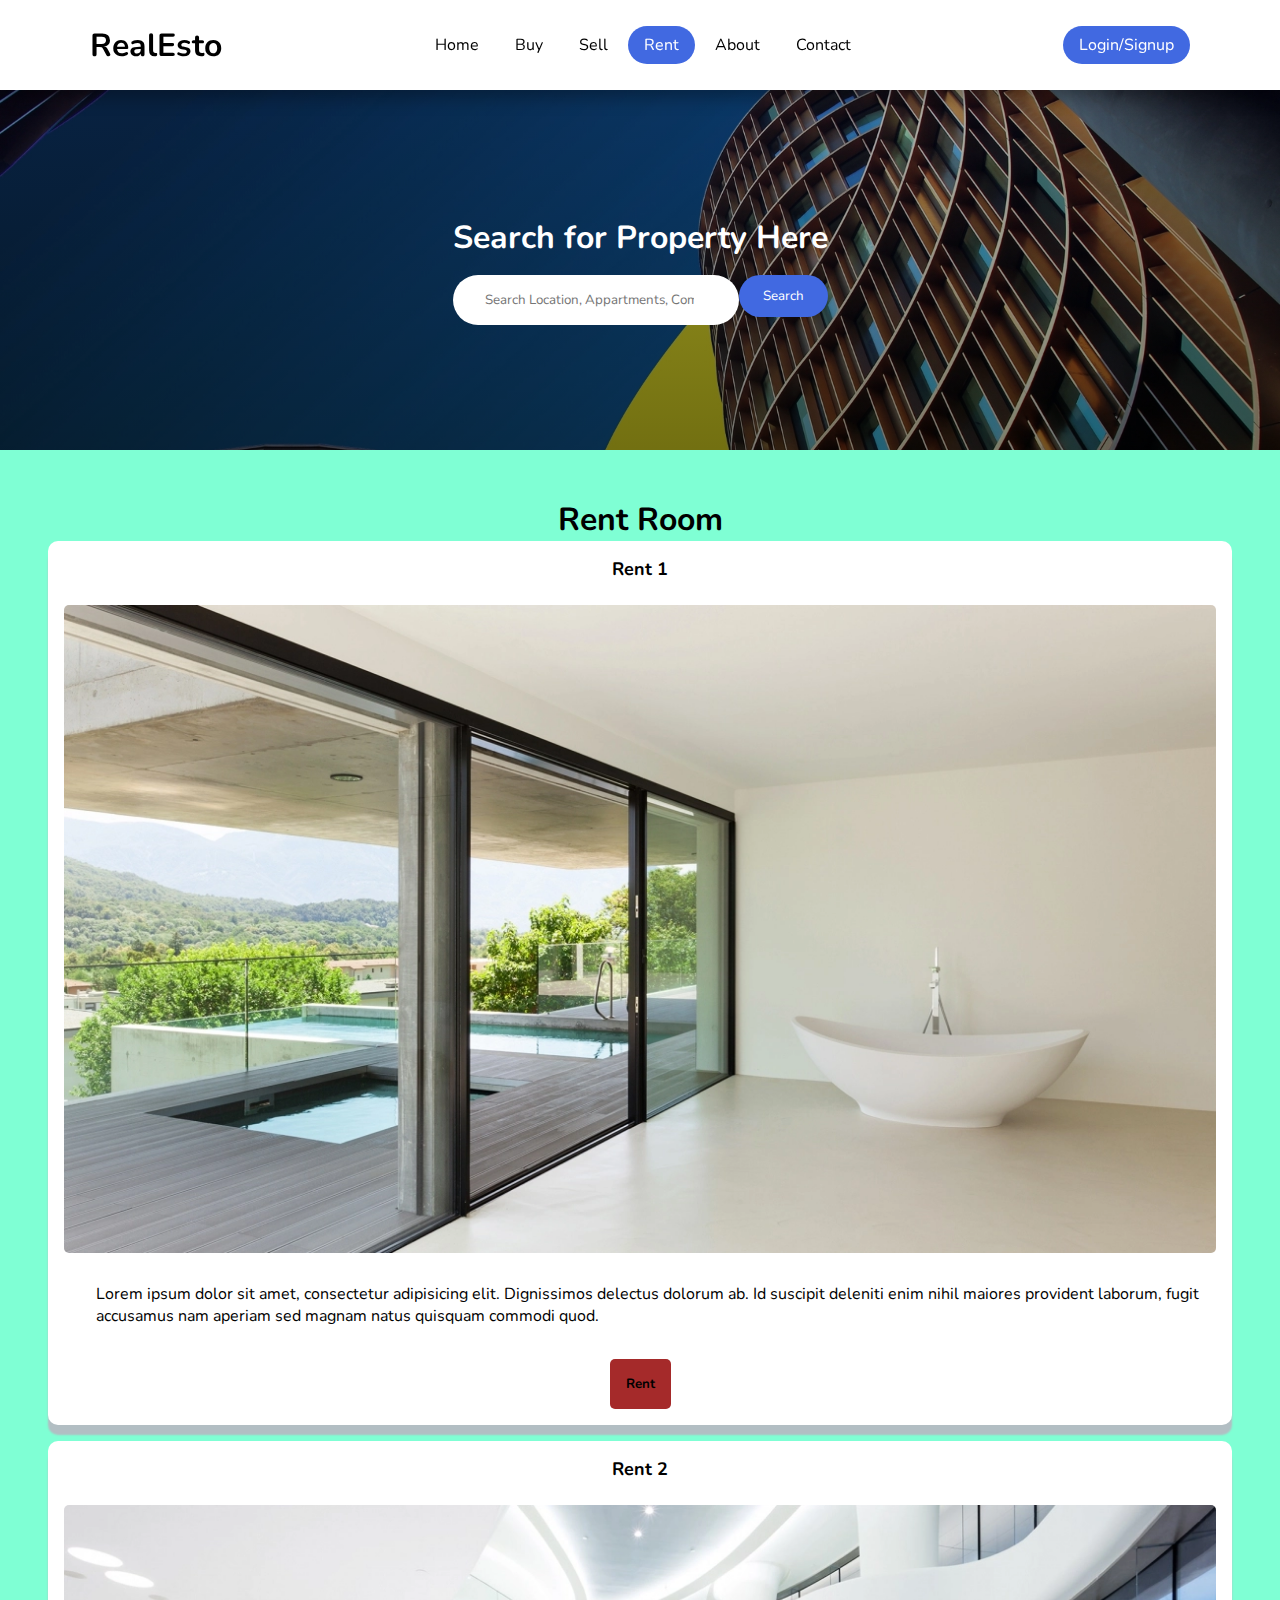
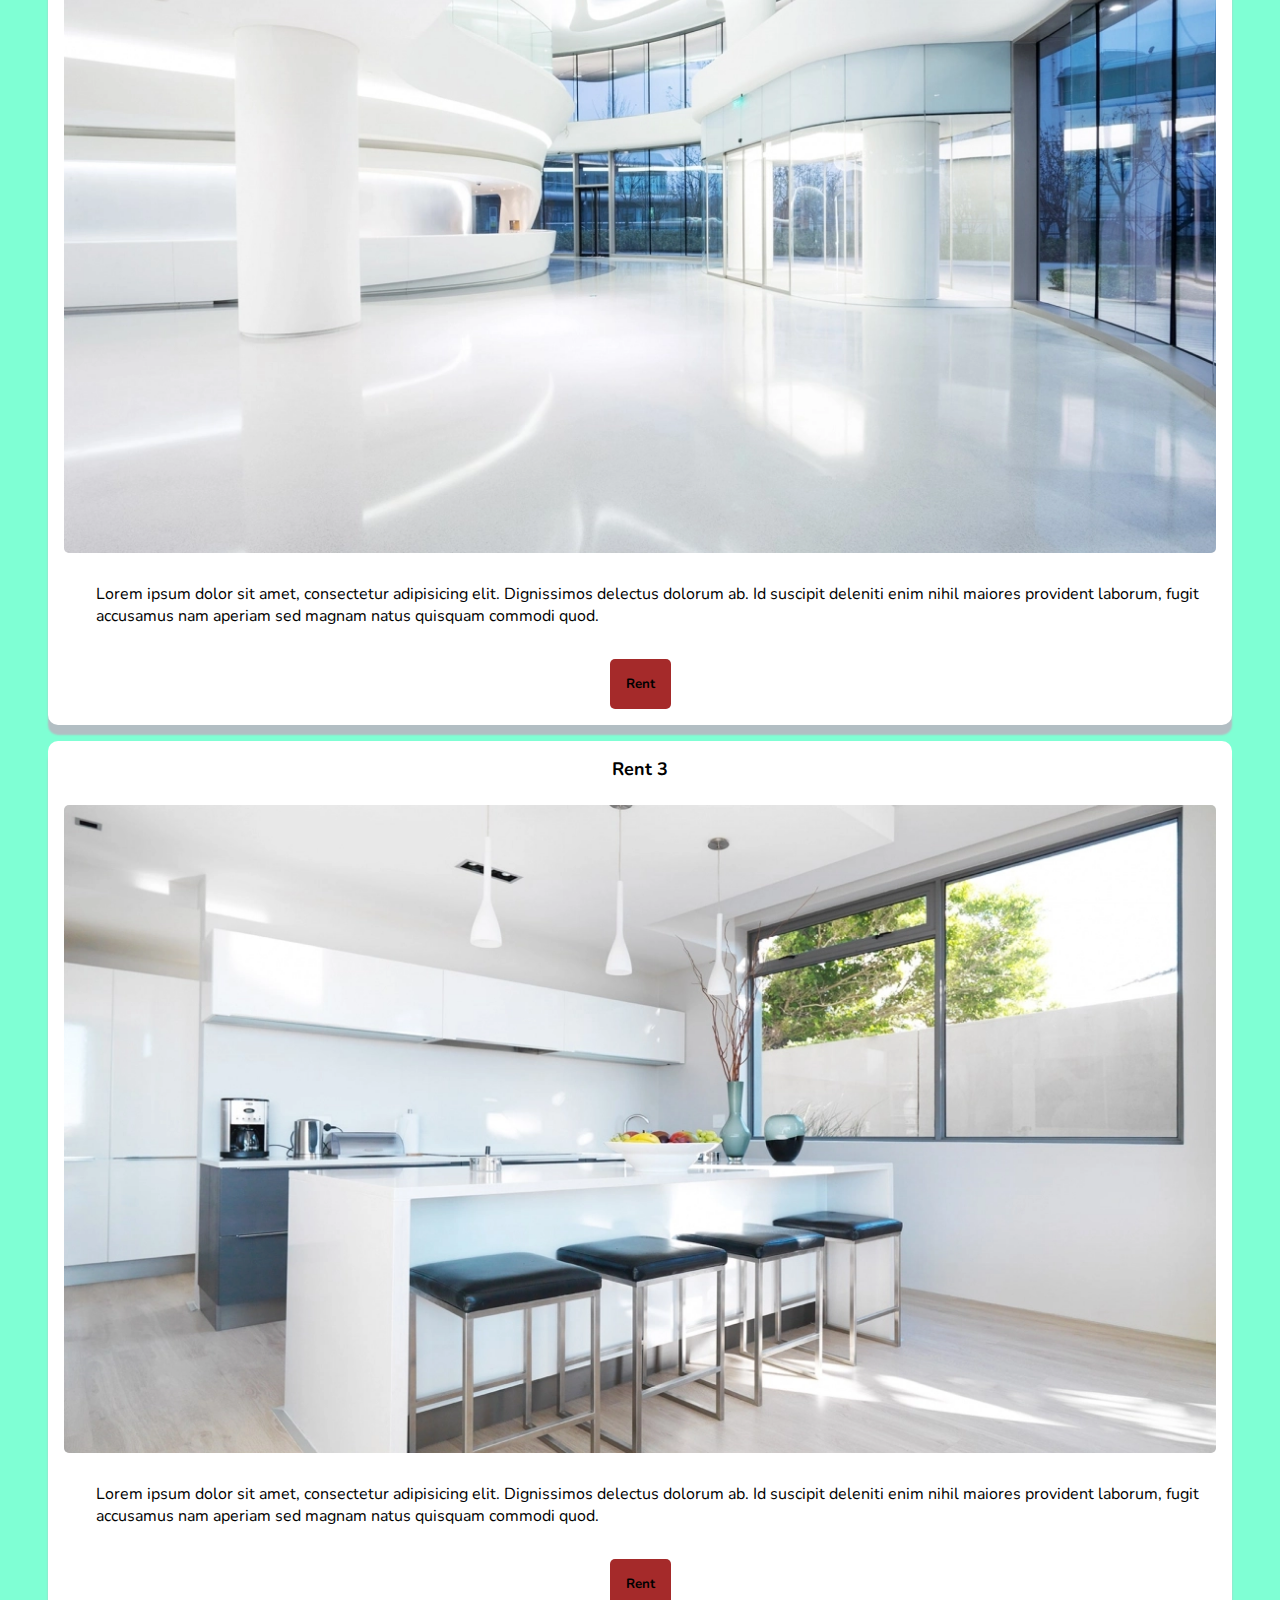
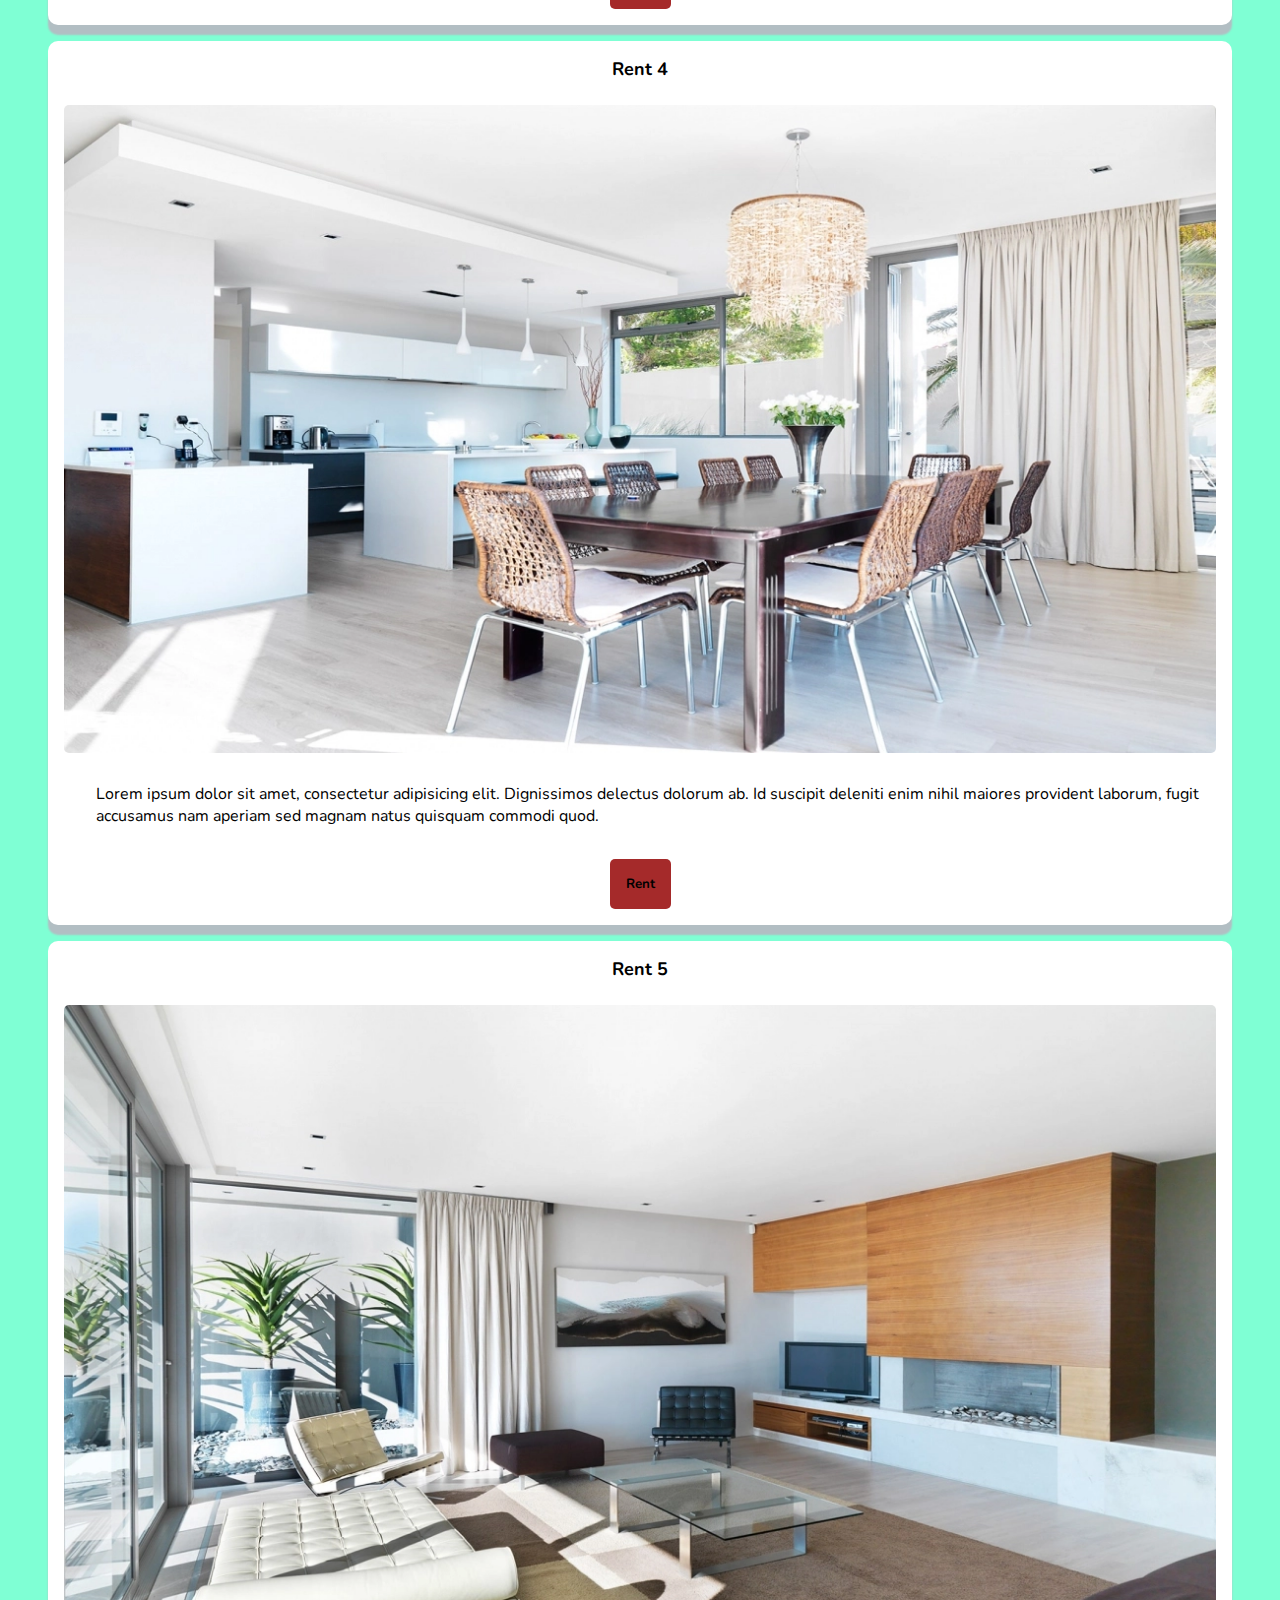
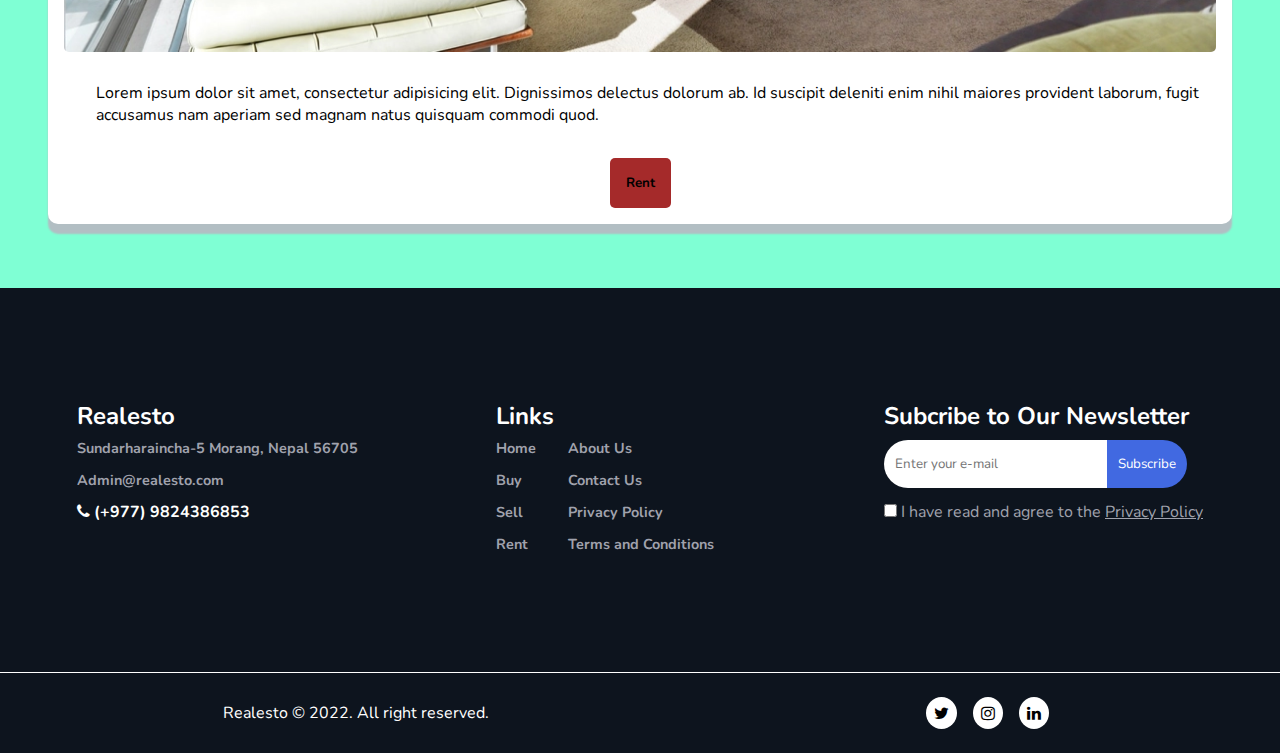
<file: rent.html>
<!DOCTYPE html>
<html>

<head>
    <link rel="stylesheet" type="text/css" href="assets/css/style.css">
    <meta charset="utf-8">
    <meta name="viewport" content="width=device-width, initial-scale=1.0">
    <link rel="preconnect" href="https://fonts.gstatic.com">
    <link href="https://fonts.googleapis.com/css2?family=Poppins:wght@600&display=swap" rel="stylesheet">
    <link rel="stylesheet" href="https://cdnjs.cloudflare.com/ajax/libs/font-awesome/5.15.3/css/all.min.css">
    <link rel="stylesheet" href="https://cdnjs.cloudflare.com/ajax/libs/font-awesome/4.7.0/css/font-awesome.min.css">
    <!-- <link rel="icon" type="image/png" sizes="16x16" href="favicon-32x32.png"> -->
    <script src="script.js" defer></script>
    <title>RealEsto - An Online Real Estate Marketplace</title>
</head>

<body>
    <!-- -----------------------------------------Paage banner starts here----------------------------------->
    <header>
        <a href="index.html" class="logo">RealEsto</a>
        <nav class="navbar">
            <a href="index.html">Home</a>
            <a href="buy.html">Buy</a>
            <a href="sell.html">Sell</a>
            <a class="active" href="rent.html">Rent</a>
            <a href="about.html">About</a>
            <a href="contact.html">Contact</a>
        </nav>
        <div class="icons">
            <a href="login.html" class="btn">Login/Signup</a>
            <i class="fas fa-bars" id="menu-bars"></i>
        </div>
    </header>

    <!-- ----------Header Section Ends Here--------- -->
    <!-- -----------------------------------------Paage banner starts here---------------------------------- -->
    <div class="buy_banner">
        <div>
            <h1>Search for Property Here</h1>
            <form>
                <input class="search" type="search" placeholder="Search Location, Appartments, Complex etc" aria-label="Search">
                <i><button class="btn" type="submit">Search</button></i>
            </form>
        </div>
    </div>
    <!-- -----------------------------------------Paage banner ends here---------------------------------- -->
    <!-- -----------------------------------------featured listing start here---------------------------------- -->

    <div class="rent-container">
       <h1>Rent Room</h1>
        <div class="card">
            <div class="title">Rent 1</div>
            <div class="iamge"><img src="assets/image/feature6.jpg" alt=""></div>
            <div class="text">Lorem ipsum dolor sit amet, consectetur adipisicing elit. Dignissimos delectus dolorum ab. Id suscipit deleniti enim nihil maiores provident laborum, fugit accusamus nam aperiam sed magnam natus quisquam commodi quod.</div>
            <div><button class="rent-btn">Rent</button></div> 
        </div>
        
        <div class="card">
            <div class="title">Rent 2</div>
            <div class="iamge"><img src="assets/image/feature7.jpg" alt=""></div>
            <div class="text">Lorem ipsum dolor sit amet, consectetur adipisicing elit. Dignissimos delectus dolorum ab. Id suscipit deleniti enim nihil maiores provident laborum, fugit accusamus nam aperiam sed magnam natus quisquam commodi quod.</div>
            <div><button class="rent-btn">Rent</button></div> 
        </div>
        
        <div class="card">
            <div class="title">Rent 3</div>
            <div class="iamge"><img src="assets/image/feature8.jpg" alt=""></div>
            <div class="text">Lorem ipsum dolor sit amet, consectetur adipisicing elit. Dignissimos delectus dolorum ab. Id suscipit deleniti enim nihil maiores provident laborum, fugit accusamus nam aperiam sed magnam natus quisquam commodi quod.</div>
            <div><button class="rent-btn">Rent</button></div> 
        </div>
        
        <div class="card">
            <div class="title">Rent 4</div>
            <div class="iamge"><img src="assets/image/feature9.jpg" alt=""></div>
            <div class="text">Lorem ipsum dolor sit amet, consectetur adipisicing elit. Dignissimos delectus dolorum ab. Id suscipit deleniti enim nihil maiores provident laborum, fugit accusamus nam aperiam sed magnam natus quisquam commodi quod.</div>
            <div><button class="rent-btn">Rent</button></div> 
        </div>
        
        
        <div class="card">
            <div class="title">Rent 5</div>
            <div class="iamge"><img src="assets/image/feature10.jpg" alt=""></div>
            <div class="text">Lorem ipsum dolor sit amet, consectetur adipisicing elit. Dignissimos delectus dolorum ab. Id suscipit deleniti enim nihil maiores provident laborum, fugit accusamus nam aperiam sed magnam natus quisquam commodi quod.</div>
            <div><button class="rent-btn">Rent</button></div> 
        </div>
        
        
        
    </div>





    <!-- -----------------------------------------featured listing ends here---------------------------------- -->
    <!-- -----------------------------------------Footer section starts here---------------------------------- -->
    <footer class="footer">
        <div class="footer_main">
            <div class="footer_info">
                <H2>Realesto</H2>
                <p>Sundarharaincha-5 Morang, Nepal 56705</p>
                <p>Admin@realesto.com</p>
                <a href="tel-phone"><i class="fa fa-phone"></i> (+977) 9824386853</a>
            </div>
            <div class="footer_link">
                <h2>Links</h2>
                <div class="link_column">
                    <div>
                        <a href="index.html">Home</a>
                        <a href="buy.html">Buy</a>
                        <a href="sell.html">Sell</a>
                        <a href="rent.html">Rent</a>
                    </div>
                    <div>
                        <a href="about.html">About Us</a>
                        <a href="contact.html">Contact Us</a>
                        <a href="policy.html">Privacy Policy</a>
                        <a href="terms.html">Terms and Conditions</a>
                    </div>
                </div>
            </div>
            <div class="footer_newsletter">
                <h2>Subcribe to Our Newsletter</h2>
                <label for="email">
                    <input type="email" name="email" class="email" placeholder="Enter your e-mail"><i><button type="submit">Subscribe</button></i>
                </label>
                <div>
                    <input type="checkbox" name="checkbox" class="term"> I have read and agree to the <a href="policy.html">Privacy Policy</a>
                </div>
            </div>
        </div>
        <div class="footer_secondary">
            <p>Realesto &copy 2022. All right reserved.</p>
            <p></i><i class="fa fa-twitter"></i><i class="fa fa-instagram"></i><i class="fa fa-linkedin"></i></p>
        </div>
    </footer>
    <!-- -----------------------------------------footer section ends here---------------------------------- -->
    <script type="text/javascript" src="assets/js/script.js"></script>
</body>

</html>
</file>
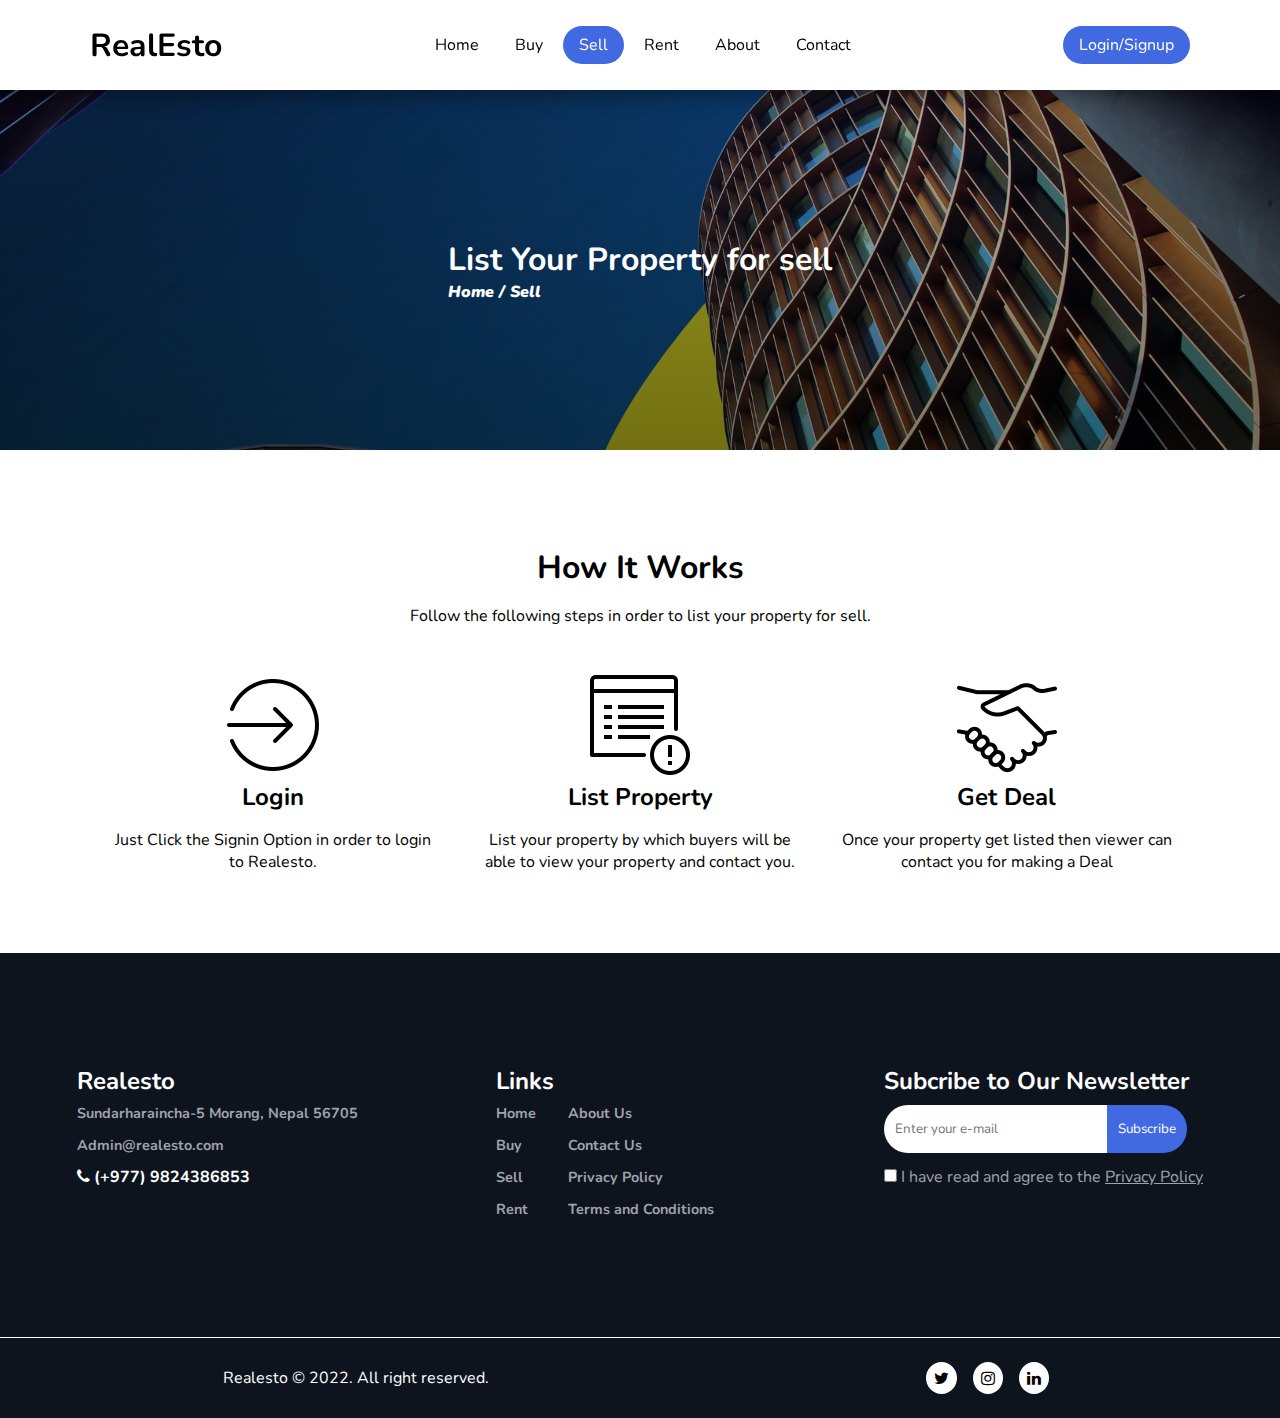
<file: sell.html>
<!DOCTYPE html>
<html>
<head>
    <link rel="stylesheet" type="text/css" href="assets/css/style.css">
    <meta charset="utf-8">
    <meta name="viewport" content="width=device-width, initial-scale=1.0">
    <link rel="preconnect" href="https://fonts.gstatic.com">
    <link href="https://fonts.googleapis.com/css2?family=Poppins:wght@600&display=swap" rel="stylesheet">
    <link rel="stylesheet" href="https://cdnjs.cloudflare.com/ajax/libs/font-awesome/5.15.3/css/all.min.css">
    <link rel="stylesheet" href="https://cdnjs.cloudflare.com/ajax/libs/font-awesome/4.7.0/css/font-awesome.min.css">
    <!-- <link rel="icon" type="image/png" sizes="16x16" href="favicon-32x32.png"> -->
    <script src="script.js" defer></script>
    <title>RealEsto - An Online Real Estate Marketplace</title>
</head>

<body>
    <header>
        <a href="index.html" class="logo">RealEsto</a>
        <nav class="navbar">
            <a href="index.html">Home</a>
            <a href="buy.html">Buy</a>
            <a class="active" href="sell.html">Sell</a>
            <a href="rent.html">Rent</a>
            <a href="about.html">About</a>
            <a href="contact.html">Contact</a>
        </nav>
        <div class="icons">
            <a href="login.html" class="btn">Login/Signup</a>
            <i class="fas fa-bars" id="menu-bars"></i>
        </div>
    </header>
    <!-- ----------Header Section Ends Here--------- -->
    <div class="contact_banner">
        <div>
            <h1>List Your Property for sell</h1>
            <i><a href="index.html">Home</a> / Sell</i>
        </div>
    </div>
    <!-- --------------------------------------------sell page main section starts here--------------------------------------- -->
    <div class="sell_wraper">
        <div class="sell_info">
            <h1>How It Works</h1>
            <p>Follow the following steps in order to list your property for sell.</p>
            <div class="sell_card_wraper">
                <div class="sell_card">
                    <img src="assets/image/login.png">
                    <h2>Login</h2>
                    <p>Just Click the Signin Option in order to login to Realesto.</p>
                </div>
                <div class="sell_card">
                    <img src="assets/image/property.png">
                    <h2>List Property</h2>
                    <p>List your property by which buyers will be able to view your property and contact you.</p>
                </div>
                <div class="sell_card">
                    <img src="assets/image/hand.png">
                    <h2>Get Deal</h2>
                    <p>Once your property get listed then viewer can contact you for making a Deal</p>
                </div>
            </div>
        </div>
    </div>
    <!-- --------Footer section starts here--------- -->
    <footer class="footer">
        <div class="footer_main">
            <div class="footer_info">
                <H2>Realesto</H2>
                <p>Sundarharaincha-5 Morang, Nepal 56705</p>
                <p>Admin@realesto.com</p>
                <a href="tel-phone"><i class="fa fa-phone"></i> (+977) 9824386853</a>
            </div>
            <div class="footer_link">
                <h2>Links</h2>
                <div class="link_column">
                    <div>
                        <a href="index.html">Home</a>
                        <a href="buy.html">Buy</a>
                        <a href="sell.html">Sell</a>
                        <a href="rent.html">Rent</a>
                    </div>
                    <div>
                        <a href="about.html">About Us</a>
                        <a href="contact.html">Contact Us</a>
                        <a href="policy.html">Privacy Policy</a>
                        <a href="terms.html">Terms and Conditions</a>
                    </div>
                </div>
            </div>
            <div class="footer_newsletter">
                <h2>Subcribe to Our Newsletter</h2>
                <label for="email">
                    <input type="email" name="email" class="email"
                        placeholder="Enter your e-mail"><i><button type="submit">Subscribe</button></i>
                </label>
                <div>
                    <input type="checkbox" name="checkbox" class="term"> I have read and agree to the <a
                        href="policy.html">Privacy Policy</a>
                </div>
            </div>
        </div>
        <div class="footer_secondary">
            <p>Realesto &copy 2022. All right reserved.</p>
            <p></i><i class="fa fa-twitter"></i><i class="fa fa-instagram"></i><i class="fa fa-linkedin"></i></p>
        </div>
    </footer>
    <!-- -----------------------------------------footer section ends here---------------------------------- -->
    <script type="text/javascript" src="assets/js/script.js"></script>
</body>

</html>
</file>
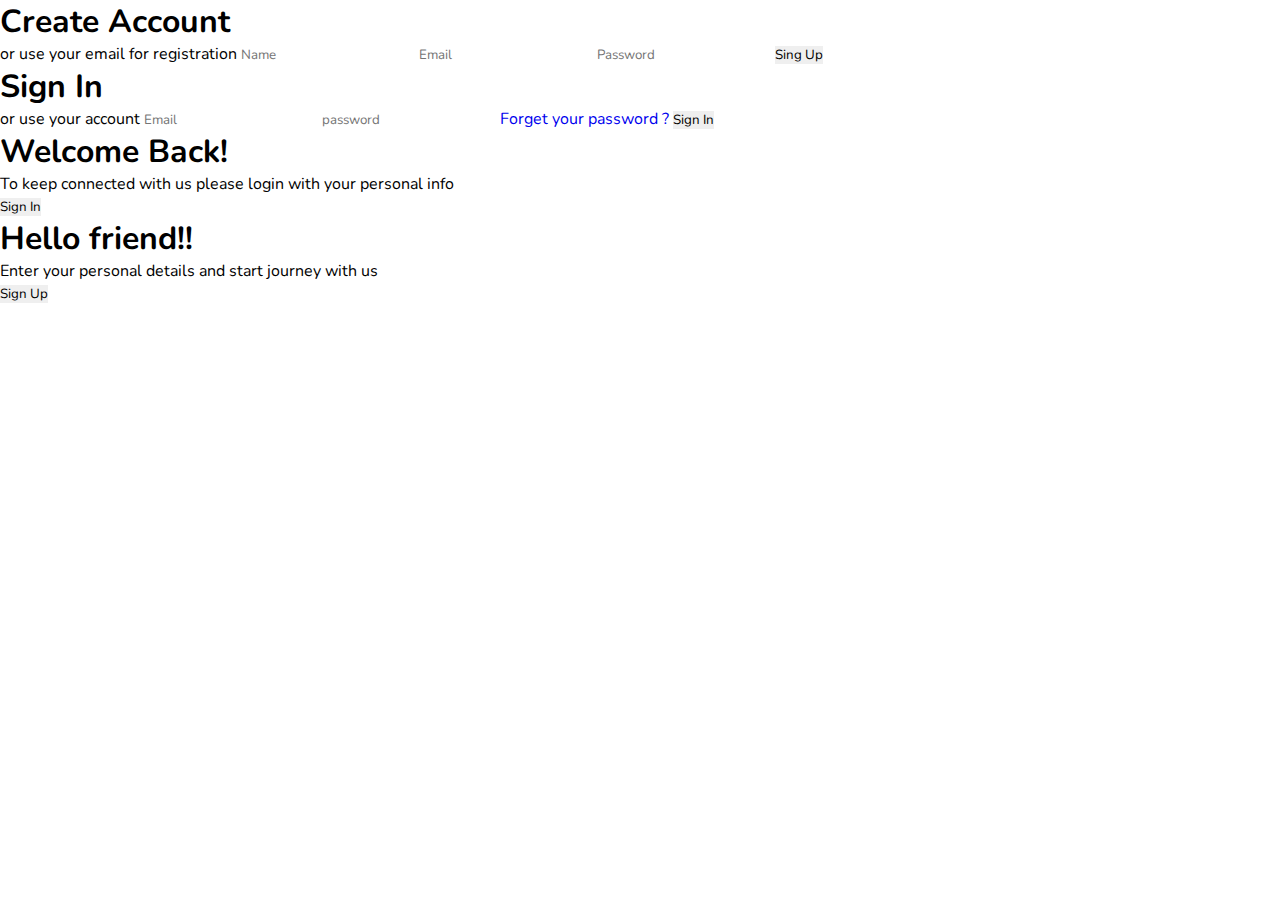
<file: signin_signup.html>
<!DOCTYPE html>
<html>
<head>
	<title>SignIn | SignUp</title>
</head>
<!-- FONT AWESOME -->
<link rel="stylesheet" href="https://use.fontawesome.com/releases/v5.8.1/css/all.css" integrity="sha384-50oBUHEmvpQ+1lW4y57PTFmhCaXp0M1M7uH2+nqUivzIebhnd0JK28anvf"
crossorigin="anonymous"/>
<link rel="stylesheet" type="text/css" href="assets/css/style.css">
<body id="body">
	<div class="container" id="container">

		<div class="form-container sign-up-container">
			<!-- ###########SIGN UP SECTION############3 -->
			<form action="#">
				<h1>Create Account</h1>
				<div class="social-container">
					<a href="#" class="social"><i class="fab fa-facebook-f"></i></a>
					<a href="#" class="social"><i class="fab fa-google-plus-g"></i></a>
					<a href="#" class="social"><i class="fab fa-twitter-tw"></i></a>
				</div>
				<span>or use your email for registration</span>
				<input type="text" name="name" placeholder="Name">
				<input type="email" name="email" placeholder="Email">
				<input type="password" name="password" placeholder="Password">
				<button>Sing Up</button>
			</form>
		</div>
		<!-- ###########SIGN IN SECTION############3 -->
		<div class="form-container sign-in-container">
			<form action="#">
				<h1>Sign In</h1>
				<div class="social-container">
					<a href="#" class="social"><i class="fab fa-facebook-f"></i></a>
					<a href="#" class="social"><i class="fab fa-google-plus-g"></i></a>
					<a href="#" class="social"><i class="fab fa-twitter-tw"></i></a>
				</div>
					<span>or use your account</span>
					<input type="email" name="email" placeholder="Email">
					<input type="password" name="password" placeholder="password">
					<a href="#">Forget your password ?</a>
					<button>Sign In</button>
				
			</form>
		</div>
		<!-- ##########Overlay-Container -->
		<div class="overlay-container">
			<div class="overlay">
				<div class="overlay-panel overlay-left">
					<h1>Welcome Back!</h1>
					<p>
					To keep connected with us please login with your personal info
					</p>
					<button class="ghost" id="signIn">Sign In</button>
				</div>
				<div class="overlay-panel overlay-right">
					<h1>Hello friend!!</h1>
					<p>Enter your personal details and start journey with us</p>
					<button class="ghost" id="signUp">Sign Up</button>
				</div>
				
			</div>
		</div>
	</div>
	 <script type="text/javascript" src="assets/js/main.js"></script>
</body>
</html>
</file>
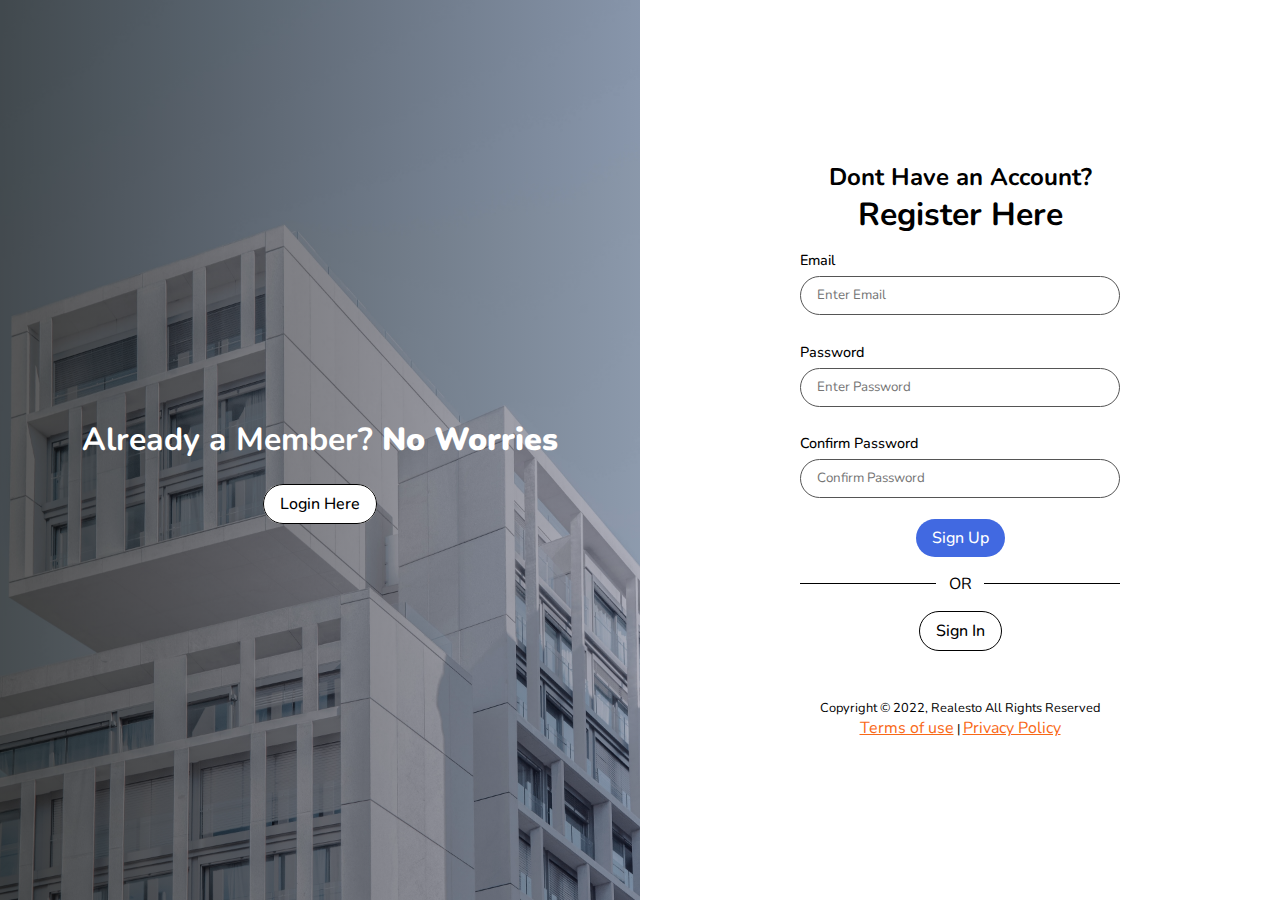
<file: signup.html>
<!DOCTYPE html>
<html>

<head>
  <title>Login|Sign-up</title>
  <meta charset="utf-8">
  <meta name="viewport" content="width=device-width, initial-scale=1">
  <link rel="stylesheet" type="text/css" href="assets/css/style.css">
  <link rel="stylesheet" href="https://cdnjs.cloudflare.com/ajax/libs/font-awesome/5.15.3/css/all.min.css">
</head>
<body>
  <div class="signup">
    <div class="signup_image">
      <div>
        <h1>Already a Member? <strong>No Worries</strong></h1>
        <a href="login.html" class="secondary-btn">Login Here</a>
      </div>
    </div>
    <div class="signup_form">
      <form>
        <h2>Dont Have an Account?</h2>
        <h1>Register Here</h1>
          <div>
            <label>Email</label>
            <input type="text" class="text-input" placeholder="Enter Email" />
          </div>
          <div>
            <label>Password</label>
            <input type="password" class="text-input" placeholder="Enter Password" />
          </div>
          <div>
            <label>Confirm Password</label>
            <input type="password" class="text-input" placeholder="Confirm Password" />
          </div>
          <div class="btn_wrapper">
            <a href="#" type="submit" class="btn ">Sign Up</a>
          </div>
          
          <div class="or">
            <hr class="bar" />
            <span>OR</span>
            <hr class="bar" />
          </div>
          <div class="btn_wrapper">
            <a href="login.html" class="secondary-btn">Sign In</a>
          </div>
          
          <footer class="main-footer">
            <p>Copyright &copy; 2022, Realesto All Rights Reserved</p>
            <div>
              <a href="terms.html">Terms of use</a> | <a href="policy.html">Privacy Policy</a>
            </div>
          </footer>
        </form>

    </div>
    
  </div>
</body>
</html>
</file>
<file: assets/css/style.css>
@import url('https://fonts.googleapis.com/css2?family=Nunito:wght@200;300;400;600;700&display=swap');

:root {
    --box-shadow: 0 .5rem 1.5rem rgba(0, 0, 0, .1);
}

* {
    font-family: 'Nunito', sans-serif;
    margin: 0;
    padding: 0;
    box-sizing: border-box;
    text-decoration: none;
    outline: none;
    border: none;
    transition: all .2s linear;
}

a {
    font-size: 1rem;
}

.btn {
    padding: 0.75rem 1.5rem;
    border-radius: 3rem;
    color: white;
    background-color: royalblue;
    cursor: pointer;
    box-shadow: inset 0 0 0 0 black;
    transition: ease-out 0.4s;
}

.btn:hover {
    box-shadow: inset 30rem 0 0 0 black;
    color: white;
}

html {
    /*font-size: 62.5%;*/
    overflow-x: hidden;
    scroll-padding-top: 5.5rem;
    scroll-behavior: smooth;
}

header {
    position: fixed;
    top: 0;
    left: 0;
    right: 0;
    background: #fff;
    padding: 1rem 7%;
    display: flex;
    align-items: center;
    justify-content: space-between;
    z-index: 1000;
    box-shadow: 0 .5rem 1rem rgba(0, 0, 0, .3);
    height: 10vh;
}

header .logo {
    font-size: 2rem;
    font-weight: bolder;
    color: black;
}



header .navbar a {
    font-size: 1rem;
    padding: 0.5rem 1rem;
    border-radius: 3rem;
    color: black;
}

header .navbar a.active,
header .navbar a:hover {
    color: #fff;
    background: royalblue;
}

header .icons a {
    font-size: 1rem;
    padding: 0.5rem 1rem;
    border-radius: 3rem;
    color: white;
    background-color: royalblue;
}

header .icons i {
    cursor: pointer;
    margin-left: 0.5rem;
    height: 1.5rem;
    line-height: 1.5rem;
    width: 1.5rem;
    text-align: center;
    font-size: 1rem;
    border-radius: 50%;
    background: #eee;
}

header .icons i:hover {
    color: #fff;
    background: royalblue;
    transform: rotate(360deg);
}

header .icons #menu-bars {
    display: none;
}

/*---------------------Hero/ Landing section----------------------------------*/
.hero {
    margin-top: 10vh;
    height: 90vh;
    width: 100%;
    display: flex;
    justify-content: center;
    align-items: center;
    background-image: linear-gradient(to left, rgba(1, 4, 42, 0.3), rgba(0, 0, 0, 0.65)), url(../image/heroimg1.jpg);
    background-position: top;
    background-size: cover;
    background-repeat: no-repeat;
}

.hero-info h1 {
    color: white;
    font-size: 3rem;
}

.hero .hero-info form {
    display: flex;
}

.hero .hero-info form .search {
    padding: 1rem 2rem;
    border-radius: 3rem;
    width: 80%;
}

.hero .hero-info form .btn {
    padding: 1rem 2rem;
    border-radius: 3rem;
    color: white;
    background-color: royalblue;
    cursor: pointer;
    box-shadow: inset 0 0 0 0 black;
    transition: ease-out 0.5s;
}

.hero .hero-info form .btn:hover {
    box-shadow: inset 30rem 0 0 0 black;
    color: white;
}



/*----------------------------------stats-------------------------------------*/



.stats {
    width: 100%;
    text-align: center;
    padding: 4rem 10%;
    background-color: white;
    display: flex;
    flex-wrap: wrap;
    justify-content: space-around;
    box-shadow: var(--box-shadow);
}

.stats>div {
    /*background-color: royalblue;*/
    display: flex;
    justify-content: space-around;
    width: 160px;
    text-align: center;
    align-items: center;
}

.stats>div h1 {
    font-size: 2rem;
}

.stats>div p {
    font-size: 1rem;
    color: rgba(0, 0, 0, 0.50);
}


/*----------------------------------rental_banner-------------------------------------*/
.rental_banner {
    /*display: flex;*/
    display: grid;
    grid-template-columns: 1fr 1fr;
    padding: 2.5rem 10%;
    background-color: #E9EAF2;

}

.rental_banner_img {
    width: 100%;
    /*background-color: #E9EAF2;*/
    padding: 2rem;
    display: flex;
    text-align: center;
    align-items: center;
}

.rental_banner_img img {
    width: 100%;
    justify-content: center;
    align-items: center;
    background-size: cover;
}

.rental_banner_info {
    /*background-color: #171F2D;*/
    width: 100%;
    padding: 1rem 2rem;
}

.rental_banner_info h1 {
    padding: 1rem 0rem;
    /*color: white;*/
    color: black;
}

.rental_banner_info p {
    font-size: 1rem;
    padding-bottom: 2rem;
    color: #8E9785;
}

/************************************service section starts here***************************/
.service {
    padding: 7rem 5rem;
    line-height: 4rem;
    text-align: center;
    background-color: #E9EAF2;
}

.service .service_info h1 {
    font-size: 2.5rem;
}

.service .service_img {
    display: grid;
    grid-template-columns: repeat(4, 1fr);
}

.service .service_img img {
    height: 80px;
    width: 80px;
}


/*******************************************Feature listing statrts here*******************************************/
.featured_listing{
    text-align: center;
    padding: 5rem 7%;
}
.featured_listing h1 {
    padding-bottom: 3.5rem;
    padding-bottom: 1rem;
}
.featured_listing .card a{
    padding-bottom: 1rem;
    font-size: 1.5rem;
    color: black;
    font-weight: bolder;
}

.card{
    display: grid;
    grid-template-columns: 1fr 1fr 1fr;
    gap: 1.5rem;
    padding-top: 3rem;
    padding-bottom: 3rem;
}
.featured_listing .featured_listing_card{
    width: 100%;
}

.featured_listing .featured_listing_card img{
    width: 100%;
    border-radius: 6px;
}
.featured_listing .featured_listing_card .featured_listing_card_info{
    background-color: whitesmoke;
    text-align: left;
    padding: 0.5rem;
}
.featured_listing .featured_listing_card .featured_listing_card_info .property_title{
    display: flex;
    justify-content: space-between;
}
.featured_listing .featured_listing_card .featured_listing_card_info p{
    padding-bottom: 0.4rem;
    border-bottom: 1px solid black;
}
/****************************************featured listing ends here**************************************/
/*****************************************Footer section start*****************************************/


.footer {
    margin: none;
    background-color: #0D141E;
    color: white;
    /*padding:2rem;*/
    padding: auto 7%;
    line-height: 2rem;

}

.footer .footer_main {

    border-bottom: 1px solid white;
    display: flex;
    /*flex-direction: row;*/
    justify-content: space-around;
    flex-wrap: wrap;
    padding: 7rem 0.5rem;

}
.footer_link .link_column a,
.footer_main .footer_info p{
  font-size: 0.9rem;
  color: #A0A2AD;
  font-weight: bolder;
}
.footer_main .footer_info a{
    font-weight: bolder;
    font-size: 1rem;
    color: white;
}
.link_column {
    /*border: 1px solid red;*/
    display: flex;
    justify-content: space-between;

    /*flex-direction:column; */

}
.footer_link .link_column> div {
    display: grid;
    padding-right: 2rem;
}

.footer_main .email {
    padding: .8em;
    /*border-radius: 100rem;*/
    border-radius: 99rem 0rem 0rem 99rem;
    width: 70%;
    height: 3rem;
    margin: .5rem auto;
}
.footer_main label button{
    padding: .8em;
    border-radius: 0rem 99rem 99rem 0rem;
    height: 3rem;
    background-color: royalblue;
    color: white;
    box-shadow: inset 0 0 0 0 black;
    transition: ease-out 0.5s;
}

.footer_main label button:hover {
        box-shadow: inset 20rem 0 0 0 black;
        border: 1px solid white;
        color: white;
    }
.footer_newsletter > div{
    color: #A0A2AD;
}
.footer_newsletter > div input{
    background-color: transparent;
}
.footer_newsletter a {
    color: #A0A2AD;
    text-decoration: underline;
}
.footer_secondary {
    padding: 1rem 0.5rem;
    display: flex;
    justify-content: space-around;
    flex-wrap: wrap;
    align-items: center;
}

.footer_secondary p {
    /*align-items: center;*/
    text-align: center;
}
.footer_secondary p i{
    cursor: pointer;
    padding: 0.5rem;
    margin: 0.5rem;
    border-radius: 50%;
    background-color: white;
    color: black;
}
.footer_secondary p i:hover{
    color: white;
    background-color: black;
}


/*************************************MEDIA QUERY starts here********************************/

@media (max-width:820px) {

    header .icons #menu-bars {
        display: inline-block;
    }

    header .navbar {
        position: absolute;
        top: 100%;
        left: 0;
        right: 0;
        background: #fff;
        border-top: .1rem solid rgba(0, 0, 0, .2);
        border-bottom: .1rem solid rgba(0, 0, 0, .2);
        padding: 1rem;
        clip-path: polygon(0 0, 100% 0, 100% 0, 0 0);
    }

    header .navbar.active {
        clip-path: polygon(0 0, 100% 0, 100% 100%, 0% 100%);
    }

    header .navbar a {
        display: block;
        padding: 0.75rem;
        margin: 0.5rem;
        font-size: 1rem;
        background: #eee;
    }

    header .icons a {
        font-size: 1.2rem;
        padding: .5rem 1.1rem;
        border-radius: 3rem;
    }

    .home .home-slider .slide .content h3 {
        font-size: 5rem;
    }

    .hero .hero-info h1 {
        font-size: 2rem;
    }
    .stats {
        padding: 2.5rem 10%;
    }
    .stats>div h1 {
        font-size: 1.4rem;
    }

    .rental_banner {
        display: grid;
        grid-template-columns: 1fr;
        padding: 2rem;
    }

    .rental_banner .rental_banner_img,
    .rental_banner .rental_banner_info {
        width: 100%;
        padding: 1rem 5%;
    }

    .rental_banner .rental_banner_info h1 {
        padding: 0.75rem 0rem;
        font-size: 1.75rem;
    }

    .rental_banner_info p {
        font-size: 1rem;
        padding-bottom: 1rem;
    }

    .service {
        padding: 2.5rem;
        line-height: 2rem;
    }

    .service .service_info h1 {
        font-size: 1.75rem;
    }

    .service .service_img {
        display: grid;
        grid-template-columns: repeat(2, 1fr);
        line-height: 4rem;
        padding-top: 2rem;
    }
    .footer_main .footer_info{
        padding-left: 1rem;
    }
    footer .footer_secondary{
        padding-top: 1rem;
    }
    .footer_newsletter{
        margin-top: 1rem;
        width: 80%;
    }
    .card{
        grid-template-columns: 1fr 1fr;
    }
    .main_contact{
        grid-template-columns: 1fr!important;
    }
    .contact .service .service_img{
        line-height: 2.5rem;
    }
    .contact .service .service_img img{
        height: 75px;
        width: 75px;
    }
    .contact .service .service_img p{
        margin-bottom: 1rem;
    }
    .signup{
        display: grid;
        grid-template-columns: 1fr!important;
    }
    .signup_image{
        display: none!important;
    }
    .signup_form form{
        width: 65%!important;
        justify-content: center;
    }
    .goals_info{
    grid-template-columns: 1fr !important;
    }
    .goals_info .goal_img{
        display: none;
    }
}







@media (max-width:400px) {
    header .logo {
        font-size: 1.5rem;
    }

    header .icons a {
        font-size: 1rem;
        padding: 0.5rem 1rem;
    }

    .hero-info h1 {
        font-size: 2rem;
    }

    .hero .hero-info form .search {
        padding: 0.75rem 1rem;
    }

    .hero .hero-info form .btn {
        padding: 0.75rem 1rem;
    }

    .hero .hero-info form .btn:hover {
        box-shadow: inset 30rem 0 0 0 black;
        color: white;
    }

    .stats {
        padding: 1rem 10%;
    }

    .stats>div h1 {
        font-size: 1.5rem;
    }

    .rental_banner .rental_banner_info h1 {
        font-size: 1.5rem;
        padding: 0.5rem 0rem;
    }

    .rental_banner_info p {
        font-size: 0.75rem;
        padding-bottom: 1rem;
    }

    .service .service_img {
        display: grid;
        grid-template-columns: 1fr;
    }

    .service {
        padding: 2.5rem;
        line-height: initial;
    }
    .footer_main .footer_newsletter label input{
        width: 50%;
    }
    footer .footer_main{
        padding: 3rem 0.5rem!important;
    }
    .card{
        grid-template-columns: 1fr;
    }
    .contact .service .service_img{
        line-height: 2rem;
    }
    .contact .service .service_img img{
        height: 50px;
        width: 50px;
    }
    .contact .service .service_img p{
        margin-bottom: 1rem;
    }
    .main_contact .map iframe{
        height: 400px;
    }
    .signup_form form{
        width: 80%!important;
        justify-content: center;
    }
    #signin, .or, .links {
        width: 90%!important;
    }
}






@media (max-width: 768px) {
    body {
        overflow: auto;
    }

    #right {
        display: none;
    }

    #left {
        justify-content: start;
        margin-top: 4vh;
    }

    #signin .logo {
        margin-bottom: 2vh;
    }

    #signin .text-input {
        margin-bottom: 0.7rem;
    }

    #main-footer {
        padding-top: 1rem;
    }
    .signup_image h1{
        padding: 2rem;
        color: white;
    }
    .member_info{
       grid-template-columns: 1fr!important;
}





}

/*************************************MEdia query ends here********************************/








/*****************************************login/signup Section starts*****************************************/
#wrapper {
    display: flex;
    flex-direction: row;
}

#left {
    display: flex;
    flex-direction: column;
    flex: 1;
    align-items: center;
    justify-content: center;
    height: 100vh;
}

#right {
    flex: 1;
}

/* Sign In */
#signin {
    display: flex;
    flex-direction: column;
    justify-content: center;
    align-items: center;
    text-align: center;
    width: 80%;
    padding-bottom: 1rem;
}

#signin form {
    width: 80%;
    padding-bottom: 3rem;
}

#signin .logo a {
    font-weight: 300;
    font-size: 2.5rem;
    font-weight: bolder;
    color: black;
    padding-bottom: 2rem;
}

#signin label {
    font-size: 0.9rem;
    line-height: 2rem;
    font-weight: 500;
    float: left;
}

#signin .text-input {
    margin-bottom: 1.3rem;
    width: 100%;
    border-radius: 3rem;
    /*background: #181818;*/
    background-color: white;
    border: 1px solid #555;
    color: #ccc;
    padding: 0.5rem 1rem;
    line-height: 1.3rem;
}

#signin .primary-btn {
    border-radius: 3rem;
    color: white;
    background-color: royalblue;
    cursor: pointer;
    box-shadow: inset 0 0 0 0 black;
    transition: ease-out 0.5s;
    padding: 0.5rem 1rem;
    font-weight: 500;
    text-decoration: none;
}

#signin .primary-btn:hover {
    box-shadow: inset 20rem 0 0 0 black;
    color: white;
}

#signin,
.or,
.links {
    width: 60%;
}

#signin .links a {
    display: block;
    color: #000;
    text-decoration: none;
    margin-bottom: 1rem;
    text-align: center;
    font-size: 0.9rem;
}

#signin .or {
    display: flex;
    flex-direction: row;
    margin-bottom: 1.2rem;
    align-items: center;
}

#signin .or .bar {
    flex: auto;
    border: none;
    height: 1px;
    background: #000;
}

#signin .or span {
    color: #000;
    padding: 0 0.8rem;
}

/* Showcase */
#showcase {
    display: flex;
    justify-content: center;
    align-items: center;
    background: linear-gradient(to left, rgba(1, 4, 42, 0.3), rgba(0, 0, 0, 0.65)), url(../image/login_img.jpg) no-repeat center center / cover;
    /*background: url(../image/login_img.jpg) no-repeat center center / cover;*/
    height: 100vh;
    text-align: center;
}

#showcase .showcase-text {
    font-size: 3rem;
    width: 100%;
    color: #fff;
    margin-bottom: 1.5rem;
}

#showcase .secondary-btn {
    width: 60%;
    margin: auto;
}

/* Footer */
#main-footer {
    /*color: #ccc;*/
    text-align: center;
    font-size: 0.8rem;
    max-width: 80%;
    padding-top: 5rem;
}

#main-footer a {
    color: #f96816;
    text-decoration: underline;
}

/* Button */

.primary-btn:hover {
    box-shadow: inset 10rem 0 0 0 black;
    color: white;
}

.secondary-btn {
    outline: none;
    padding: 0.5rem 1rem;
    border: 1px solid #000;
    border-radius: 3rem;
    font-weight: 500;
    background: #fff;
    color: #000;
    text-decoration: none;
    cursor: pointer;
    text-align: center;
    box-shadow: inset 0 0 0 0 black;
    transition: ease-out 0.5s;
}


.secondary-btn:hover {
    box-shadow: inset 30rem 0 0 0 black;
    color: white;
}

/* Media Queries */
@media (min-width: 1200px) {
    #left {
        flex: 4;
    }

    #right {
        flex: 6;
    }
}
/*************************************login section ends here********************************/
/*************************************signup section starts here********************************/
.signup{
    display: grid;
    grid-template-columns: 1fr 1fr;
}
.signup_image{
    justify-content: center;
    align-items: center;
    background: linear-gradient(to left, rgba(1, 4, 42, 0.3), rgba(0, 0, 0, 0.65)), url(../image/signup_img.jpg) no-repeat center center / cover;
    height: 100vh;
    display: flex;
    text-align: center;
}
.signup_image h1{
    padding: 2rem;
    color: white;
}
.signup_form{
    height: 100vh;
    width: 100%;
    display: flex;
    justify-content: center;
    align-items: center;
}
.signup_form form{
    width: 50%;
    justify-content: center;
}
.signup_form form h2{
    text-align: center;
}
.signup_form form h1{
    text-align: center;
    padding-bottom: 0.5rem;
}
.signup_form label {
    font-size: 0.9rem;
    line-height: 2rem;
    font-weight: 500;
    width: 100%;
    display: block;
}

.signup_form .text-input {
    margin-bottom: 1.3rem;
    width: 100%;
    border-radius: 3rem;
    background-color: white;
    border: 1px solid #555;
    color: #ccc;
    padding: 0.5rem 1rem;
    line-height: 1.3rem;
}.signup_form .btn_wrapper{
    display: flex;
    justify-content: center;
}
.signup_form .btn {
    border-radius: 3rem;
    color: white;
    background-color: royalblue;
    cursor: pointer;
    box-shadow: inset 0 0 0 0 black;
    transition: ease-out 0.5s;
    padding: 0.5rem 1rem;
    font-weight: 500;
    text-decoration: none;
}

.signup_form .btn:hover {
    box-shadow: inset 20rem 0 0 0 black;
    color: white;
}
.signup_form .or {
    display: flex;
    flex-direction: row;
    margin: 1rem 0rem;
    align-items: center;
}

.signup_form .or .bar {
    width: 100%;
    border: none;
    height: 1px;
    background: #000;
}
.signup_form .or span {
    color: #000;
    padding: 0 0.8rem;
}
.signup_form .links,
.signup_form .or {
    width: 100%;
}
.main-footer {
    text-align: center;
    font-size: 0.8rem;
    padding-top: 3rem;
}

.main-footer a {
    color: #f96816;
    text-decoration: underline;
}
/*************************************Signup section ends here********************************/



/*************************************Contact Page starts here********************************/
.contact_banner{
    height: 40vh;
    margin-top: 10vh;
    background-position: center;
    background-size: cover;
    justify-content: center;
    align-items: center;
    display: flex;
    background-image: linear-gradient(to bottom, rgba(1, 4, 42, 0.3), rgba(0, 0, 0, 0.5)), url(../image/contact_banner.jpg);
}
.contact_banner > div{
    color: white;
}
.contact_banner > div i{
    padding-top: 1.5rem;
    font-weight: 1000;
    text-decoration: none;
}
.contact_banner > div i a{
    text-decoration: none;
    color: white;
    font-weight: bolder;
}
.contact .service{
    background-color: white;
}
.contact .service .service_img p{
    font-size: 1rem;
    color: black;
}
.main_contact{
    display: grid;
    grid-template-columns: 1fr 1fr;
}
.main_contact .map{
    width: 100%;
}
.main_contact .contact_form{
    width: 100%;
    background-color: #E9EAF2;
    display: flex;
    justify-content: center;
    align-items: center;
}
.main_contact .contact_form form{
    padding: 1rem;
}
.main_contact .contact_form form h1{
    font-size: 2.5rem;
    font-weight: bolder;
}
.main_contact .contact_form form input{
    border-radius: 1rem;
    width: 100%;
    padding: 1rem;
    margin: 0.5rem;
    margin-left: 0rem;
}
.main_contact .contact_form form textarea{
    padding: 1.5rem;
    height: 10rem;
    width: 100%;
    border-radius: 1.25rem;
    resize: none;
    margin-bottom: 1.5rem;
}
.main_contact .contact_form form a{
    margin-bottom: 1rem;
}




/*************************************About Page starts here********************************/
.about_banner{
    height: 40vh;
    margin-top: 10vh;
    background-position: center;
    background-size: cover;
    justify-content: center;
    align-items: center;
    display: flex;
    background-image: linear-gradient(to bottom, rgba(1, 4, 42, 0.3), rgba(0, 0, 0, 0.5)), url(../image/contact_banner.jpg);
}
.about_banner > div{
    color: white;
}
.about_banner > div i{
    padding-top: 1.5rem;
    font-weight: 1000;
    text-decoration: none;
}
.about_banner > div i a{
    text-decoration: none;
    color: white;
    font-weight: bolder;
}
.goals_info{
    padding: 5rem 7%;
    display: grid;
    grid-template-columns: 1fr 1fr;
    justify-content: space-between;
    align-items: center;
}
.goals_info .goals{
    line-height: 2;
}
.goals_info .goal_img{
    text-align: center;
}
.member_infos{
    padding: 3rem 7%;
    background-color: #E9EBF3;
}
.member_infos h1{
    text-align: center;
    padding-bottom: 2rem;
}
.member_info{
    display: grid;
    grid-template-columns: 1fr 1fr;
    justify-content: space-around;
    align-items: center;
    text-align: center;
}
.member_info .user{
    padding: 2rem;
}
.member_info .user img{
    height: 180px;
    width: 180px;
    border-radius: 50%;
    margin-bottom: 1rem;
}
.member_info .user p{
    padding-top: .3rem;
    color: steelblue;
}
/*.member_info .user p i{
    padding: .5rem;
    font-size: 25px;
}
.member_info .user p i: hover{
    color: blue;
}*/
.member_info .user p i{
    cursor: pointer;
    padding: 0.5rem;
    margin: 0.5rem;
    border-radius: 50%;
    background-color: royalblue;
    color: white;
}
.member_info .user p i:hover{
    color: white;
    background-color: black;
}
/*************************************buy Page starts here********************************/
.buy_banner{
    height: 40vh;
    margin-top: 10vh;
    background-position: center;
    background-size: cover;
    justify-content: center;
    align-items: center;
    display: flex;
    background-image: linear-gradient(to bottom, rgba(1, 4, 42, 0.3), rgba(0, 0, 0, 0.5)), url(../image/contact_banner.jpg);
}
.buy_banner > div{
    color: white;
}

.buy_banner form {
    margin-top: 1rem;
    display: flex;
}

.buy_banner form .search {
    padding: 1rem 2rem;
    border-radius: 3rem;
    width: 80%;
}


/*************************************Sell Page starts here********************************/
.sell_wraper .sell_info{
    padding: 5rem 7%;
    text-align: center;
}
.sell_wraper .sell_info h1{
    padding: 1rem;
}






/*************************************Sell Page starts here********************************/
.sell_wraper .sell_info{
    padding: 5rem 7%;
    text-align: center;
}
.sell_wraper .sell_info h1{
    padding: 1rem;
}
.sell_card_wraper{
    display: grid;
    grid-template-columns: 1fr 1fr 1fr;
    padding-top: 2rem;
    background-color: white;
    text-align: center;
}
.sell_card_wraper .sell_card{
    padding-top: 1rem;
    /*border: 2px solid black;*/
}
.sell_card_wraper .sell_card h2{
    padding-bottom: 1rem;
}
.sell_card_wraper .sell_card p{
    padding: 0rem 1rem;
}




/*************************************product Page starts here********************************/

.outer-slider{
    text-align: center;
    padding: 1rem 7%;
    margin-top: 10vh;
}
.product_info{
    padding: 1rem 7% 6rem 7%;
}
.product_info .property_feature{
    align-items: center;
    display: flex;
}
.product_info h3{
    padding: 2rem 0rem;
}
.product_info .property_features{
    border-radius: 20px;
}

.product_info .property_feature{
    background-color: #DBF6FE;
    border-bottom: 2px solid black;
    border-radius: 5px;
}
.product_info .product_contact h3{
    padding: 3rem 0rem 1rem 0rem;
}
.product_info .product_contact p{
    padding: 2rem;
    background-color: #edd1b9;
}
.product_info .product_contact p a{
    font-weight: bold;
    font-size: 16px;
    color: black;
    text-decoration: underline;
}





/*************************************404 Page starts here********************************/
.e404_info {
    height: 70vh;
    display: flex;
    justify-content: center;
    align-items: center;
    text-align: center;
}
.e404_info img{
    padding: 2rem;
}
.e404_info p{
    padding: 1rem;
}

     /*-----------------------------------------CSS for rent.html------------------------------*/
.rent-container{
    background-color: aquamarine;
    padding: 3rem;
    text-align: center;
    
}

.rent-container .card{
    background: white ;
    border-radius: 10px;
    padding: 1rem;
    box-shadow: 0px 10px 2px #b2bec3;
    text-align: center;
    display: flex;
    flex-direction: column;
/*    display: grid;*/
    grid-template-columns: 1fr 1fr 1fr;
    grid-column-gap: 20px;
    margin-bottom: 1rem;
}
.card .title{
    font-size: 18px;
    font-weight: bold;
}
.card img{
    max-width: 100%;
    border-radius: 5px;
}

.card .text{
    text-align: left;
    margin:0 0 .5rem 2rem;
    
}
.rent-btn{
    background-color: brown;
    border:none;
    padding: 1rem;
    border-radius:5px;
    font-weight: bold;
}
.rent-btn:hover{
    box-shadow: 0px 5px 5px #b2bec3;
    color: white;
}
</file>
